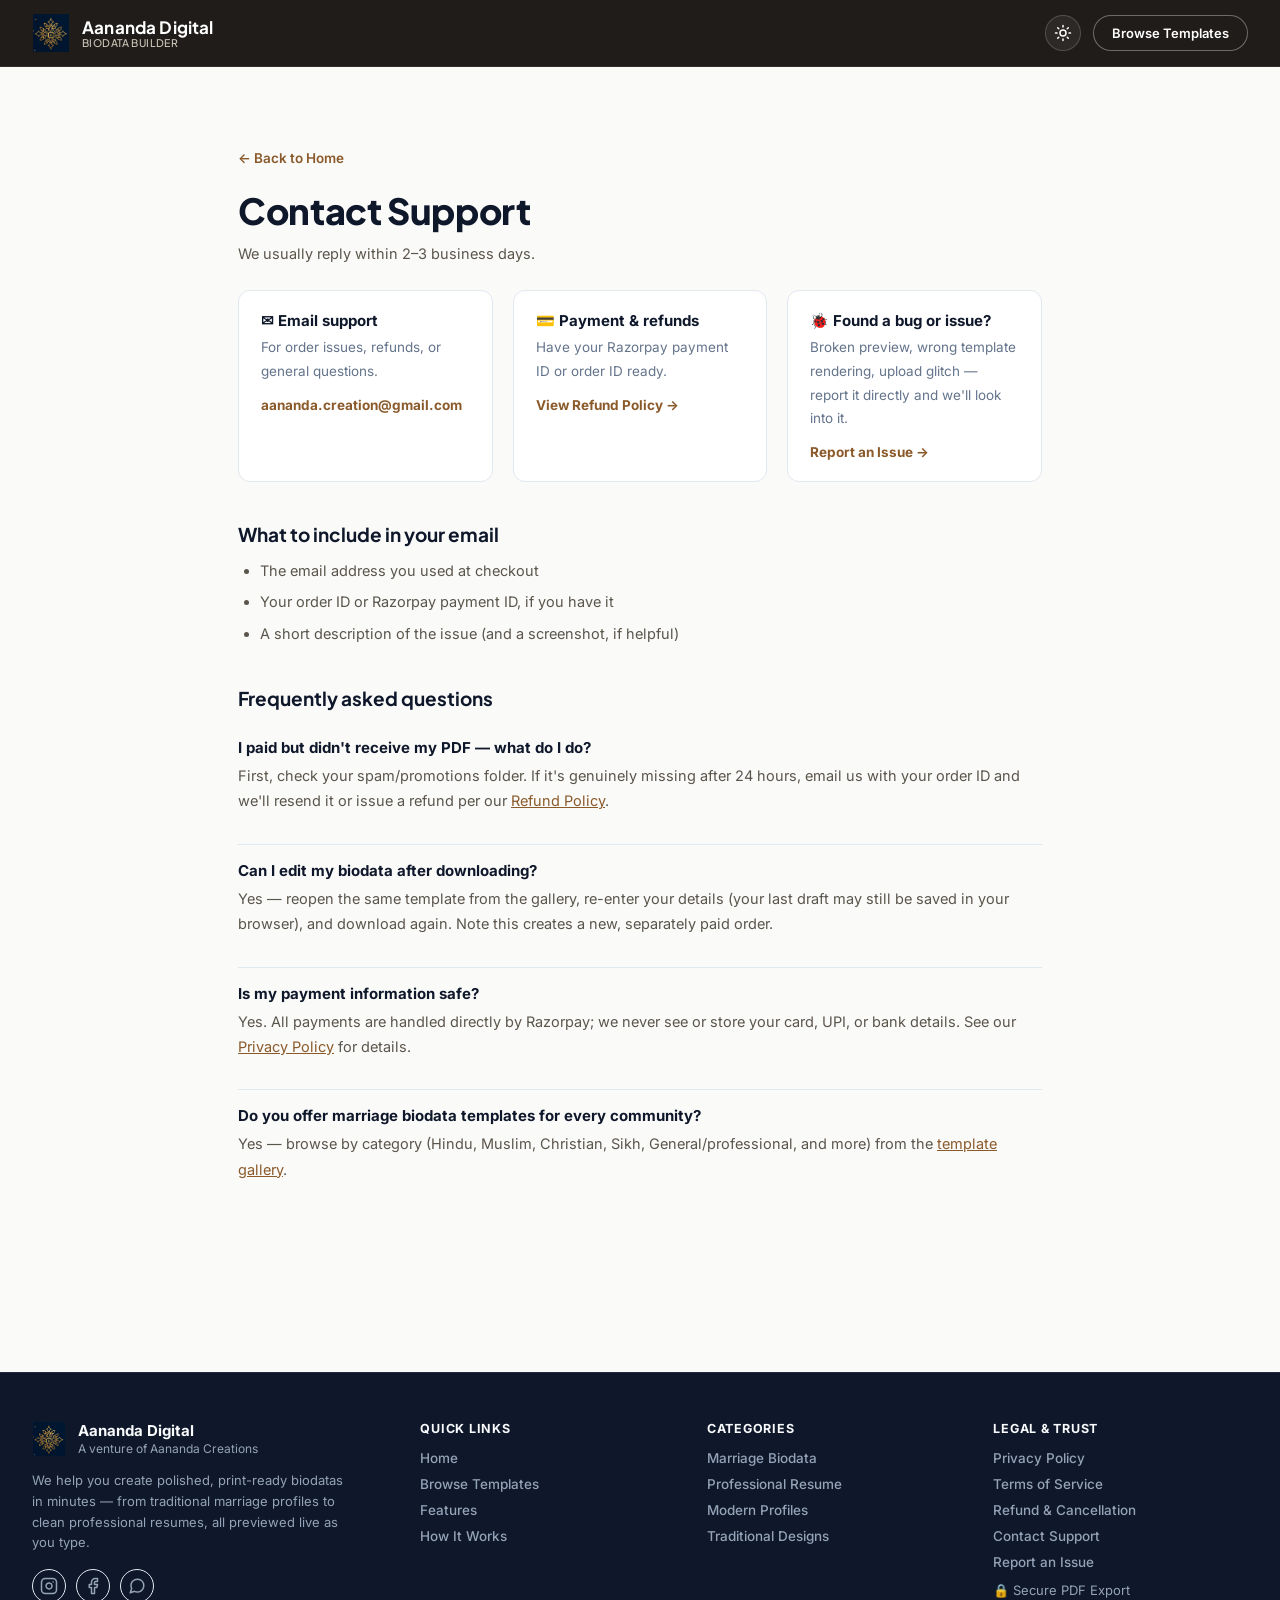
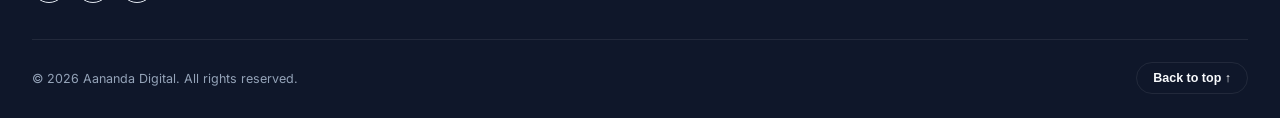
<file: frontend/legal/contact.html>
<!DOCTYPE html>
<html lang="en">
<head>
<meta charset="UTF-8" />
<meta name="viewport" content="width=device-width, initial-scale=1.0" />
<meta name="theme-color" content="#0f172a" />
<title>Contact Support — Aananda Digital</title>
<meta name="description" content="Get help with your Aananda Digital biodata order, payments, or account." />
<link rel="preconnect" href="https://fonts.googleapis.com" />
<link rel="preconnect" href="https://fonts.gstatic.com" crossorigin />
<link href="https://fonts.googleapis.com/css2?family=Plus+Jakarta+Sans:wght@400;500;600;700;800&family=Inter:wght@400;500;600;700&display=swap" rel="stylesheet" />
<link rel="stylesheet" href="../css/01-base.css" />
<link rel="stylesheet" href="../css/02-hero.css" />
<link rel="stylesheet" href="../css/03-landing.css" />
<link rel="stylesheet" href="../css/04-builder.css" />
<link rel="stylesheet" href="../css/05-preview-extras.css" />
<link rel="stylesheet" href="../css/06-footer.css" />
<link rel="stylesheet" href="../css/07-pages-widgets.css" />
<script>
  (function () {
    try {
      var saved = localStorage.getItem("aananda-theme");
      var theme = saved || (window.matchMedia && window.matchMedia("(prefers-color-scheme: dark)").matches ? "dark" : "light");
      document.documentElement.setAttribute("data-theme", theme);
    } catch (e) {}
  })();
</script>
</head>
<body>
  <header class="app-header">
    <div class="brand">
      <img class="brand-mark" src="../assets/brand/aananda-logo-mark.png" alt="Aananda Digital" />
      <span class="brand-text">Aananda Digital<span class="brand-sub">Biodata Builder</span></span>
    </div>
    <div class="app-header-actions">
      <button type="button" id="themeToggle" class="theme-toggle" aria-label="Toggle dark mode" title="Toggle dark mode">
        <svg class="icon-sun" width="18" height="18" viewBox="0 0 24 24" fill="none" stroke="currentColor" stroke-width="2" stroke-linecap="round" stroke-linejoin="round"><circle cx="12" cy="12" r="4"/><path d="M12 2v2M12 20v2M4.93 4.93l1.41 1.41M17.66 17.66l1.41 1.41M2 12h2M20 12h2M6.34 17.66l-1.41 1.41M19.07 4.93l-1.41 1.41"/></svg>
        <svg class="icon-moon" width="18" height="18" viewBox="0 0 24 24" fill="none" stroke="currentColor" stroke-width="2" stroke-linecap="round" stroke-linejoin="round"><path d="M21 12.79A9 9 0 1 1 11.21 3 7 7 0 0 0 21 12.79z"/></svg>
      </button>
      <a href="../index.html#galleryGrid" class="btn btn-header-cta">Browse Templates</a>
    </div>
  </header>

  <main class="container">
    <article class="legal-page">
      <a href="../index.html" class="legal-back">&larr; Back to Home</a>
      <h1>Contact Support</h1>
      <p class="legal-updated">We usually reply within 2–3 business days.</p>

      <div class="contact-grid">
        <div class="contact-card">
          <h3>&#9993; Email support</h3>
          <p>For order issues, refunds, or general questions.</p>
          <a class="contact-link" href="mailto:aananda.creation@gmail.com">aananda.creation@gmail.com</a>
        </div>
        <div class="contact-card">
          <h3>&#128179; Payment &amp; refunds</h3>
          <p>Have your Razorpay payment ID or order ID ready.</p>
          <a class="contact-link" href="./refund-policy.html">View Refund Policy &rarr;</a>
        </div>
        <div class="contact-card">
          <h3>&#128030; Found a bug or issue?</h3>
          <p>Broken preview, wrong template rendering, upload glitch — report it directly and we'll look into it.</p>
          <button type="button" class="contact-link report-issue-link">Report an Issue &rarr;</button>
        </div>
      </div>

      <h2>What to include in your email</h2>
      <ul>
        <li>The email address you used at checkout</li>
        <li>Your order ID or Razorpay payment ID, if you have it</li>
        <li>A short description of the issue (and a screenshot, if helpful)</li>
      </ul>

      <h2>Frequently asked questions</h2>
      <div class="faq-item">
        <h3>I paid but didn't receive my PDF — what do I do?</h3>
        <p>First, check your spam/promotions folder. If it's genuinely missing after 24 hours, email us with your order ID and we'll resend it or issue a refund per our <a href="./refund-policy.html">Refund Policy</a>.</p>
      </div>
      <div class="faq-item">
        <h3>Can I edit my biodata after downloading?</h3>
        <p>Yes — reopen the same template from the gallery, re-enter your details (your last draft may still be saved in your browser), and download again. Note this creates a new, separately paid order.</p>
      </div>
      <div class="faq-item">
        <h3>Is my payment information safe?</h3>
        <p>Yes. All payments are handled directly by Razorpay; we never see or store your card, UPI, or bank details. See our <a href="./privacy-policy.html">Privacy Policy</a> for details.</p>
      </div>
      <div class="faq-item">
        <h3>Do you offer marriage biodata templates for every community?</h3>
        <p>Yes — browse by category (Hindu, Muslim, Christian, Sikh, General/professional, and more) from the <a href="../index.html#galleryGrid">template gallery</a>.</p>
      </div>
    </article>
  </main>

  <footer class="app-footer">
    <div class="app-footer-inner">
      <div class="app-footer-grid">
        <div class="app-footer-col app-footer-brand-col">
          <div class="app-footer-brand">
            <img src="../assets/brand/aananda-logo-mark.png" alt="Aananda Digital" class="app-footer-mark" />
            <div>
              <div class="app-footer-name">Aananda Digital</div>
              <div class="app-footer-tag">A venture of Aananda Creations</div>
            </div>
          </div>
          <p class="app-footer-blurb">
            We help you create polished, print-ready biodatas in minutes — from traditional
            marriage profiles to clean professional resumes, all previewed live as you type.
          </p>
          <div class="app-footer-social">
            <a href="https://www.instagram.com/aananda.creation" target="_blank" rel="noopener noreferrer" aria-label="Instagram">
              <svg width="18" height="18" viewBox="0 0 24 24" fill="none" stroke="currentColor" stroke-width="2" stroke-linecap="round" stroke-linejoin="round"><rect x="2" y="2" width="20" height="20" rx="5"/><path d="M16 11.37A4 4 0 1 1 12.63 8 4 4 0 0 1 16 11.37z"/><line x1="17.5" y1="6.5" x2="17.51" y2="6.5"/></svg>
            </a>
            <a href="https://www.facebook.com/share/1BmwPWZJt9/" target="_blank" rel="noopener noreferrer" aria-label="Facebook">
              <svg width="18" height="18" viewBox="0 0 24 24" fill="none" stroke="currentColor" stroke-width="2" stroke-linecap="round" stroke-linejoin="round"><path d="M18 2h-3a5 5 0 0 0-5 5v3H7v4h3v8h4v-8h3l1-4h-4V7a1 1 0 0 1 1-1h3z"/></svg>
            </a>
            <a href="https://wa.me/919076850508" target="_blank" rel="noopener noreferrer" aria-label="WhatsApp">
              <svg width="18" height="18" viewBox="0 0 24 24" fill="none" stroke="currentColor" stroke-width="2" stroke-linecap="round" stroke-linejoin="round"><path d="M21 11.5a8.38 8.38 0 0 1-.9 3.8 8.5 8.5 0 0 1-7.6 4.7 8.38 8.38 0 0 1-3.8-.9L3 21l1.9-5.7a8.38 8.38 0 0 1-.9-3.8 8.5 8.5 0 0 1 4.7-7.6 8.38 8.38 0 0 1 3.8-.9h.5a8.48 8.48 0 0 1 8 8v.5z"/></svg>
            </a>
          </div>
        </div>

        <div class="app-footer-col">
          <h4 class="app-footer-heading">Quick Links</h4>
          <a href="../index.html">Home</a>
          <a href="../index.html#galleryGrid">Browse Templates</a>
          <a href="../index.html#features">Features</a>
          <a href="../index.html#how-it-works">How It Works</a>
        </div>

        <div class="app-footer-col">
          <h4 class="app-footer-heading">Categories</h4>
          <a href="../index.html?cat=Marriage#galleryGrid">Marriage Biodata</a>
          <a href="../index.html?cat=General#galleryGrid">Professional Resume</a>
          <a href="../index.html?cat=General#galleryGrid">Modern Profiles</a>
          <a href="../index.html?cat=Marriage#galleryGrid">Traditional Designs</a>
        </div>

        <div class="app-footer-col">
          <h4 class="app-footer-heading">Legal &amp; Trust</h4>
          <a href="./privacy-policy.html">Privacy Policy</a>
          <a href="./terms-of-service.html">Terms of Service</a>
          <a href="./refund-policy.html">Refund &amp; Cancellation</a>
          <a href="./contact.html">Contact Support</a>
          <button type="button" class="footer-link-btn report-issue-link">Report an Issue</button>
          <span class="app-footer-trust">&#128274; Secure PDF Export</span>
        </div>
      </div>

      <div class="app-footer-bottom">
        <div class="app-footer-copy">&copy; <span id="footerYear"></span> Aananda Digital. All rights reserved.</div>
        <button type="button" id="backToTop" class="app-footer-top-btn">Back to top &uarr;</button>
      </div>
    </div>
  </footer>

  <script type="module">
    import { initThemeToggle, initBackToTop, initFooterYear } from "../src/core/theme.js";
    import { initReportIssueModal } from "../src/modals/report-issue.js";
    initThemeToggle();
    initBackToTop();
    initFooterYear();
    initReportIssueModal();
  </script>
</body>
</html>
</file>
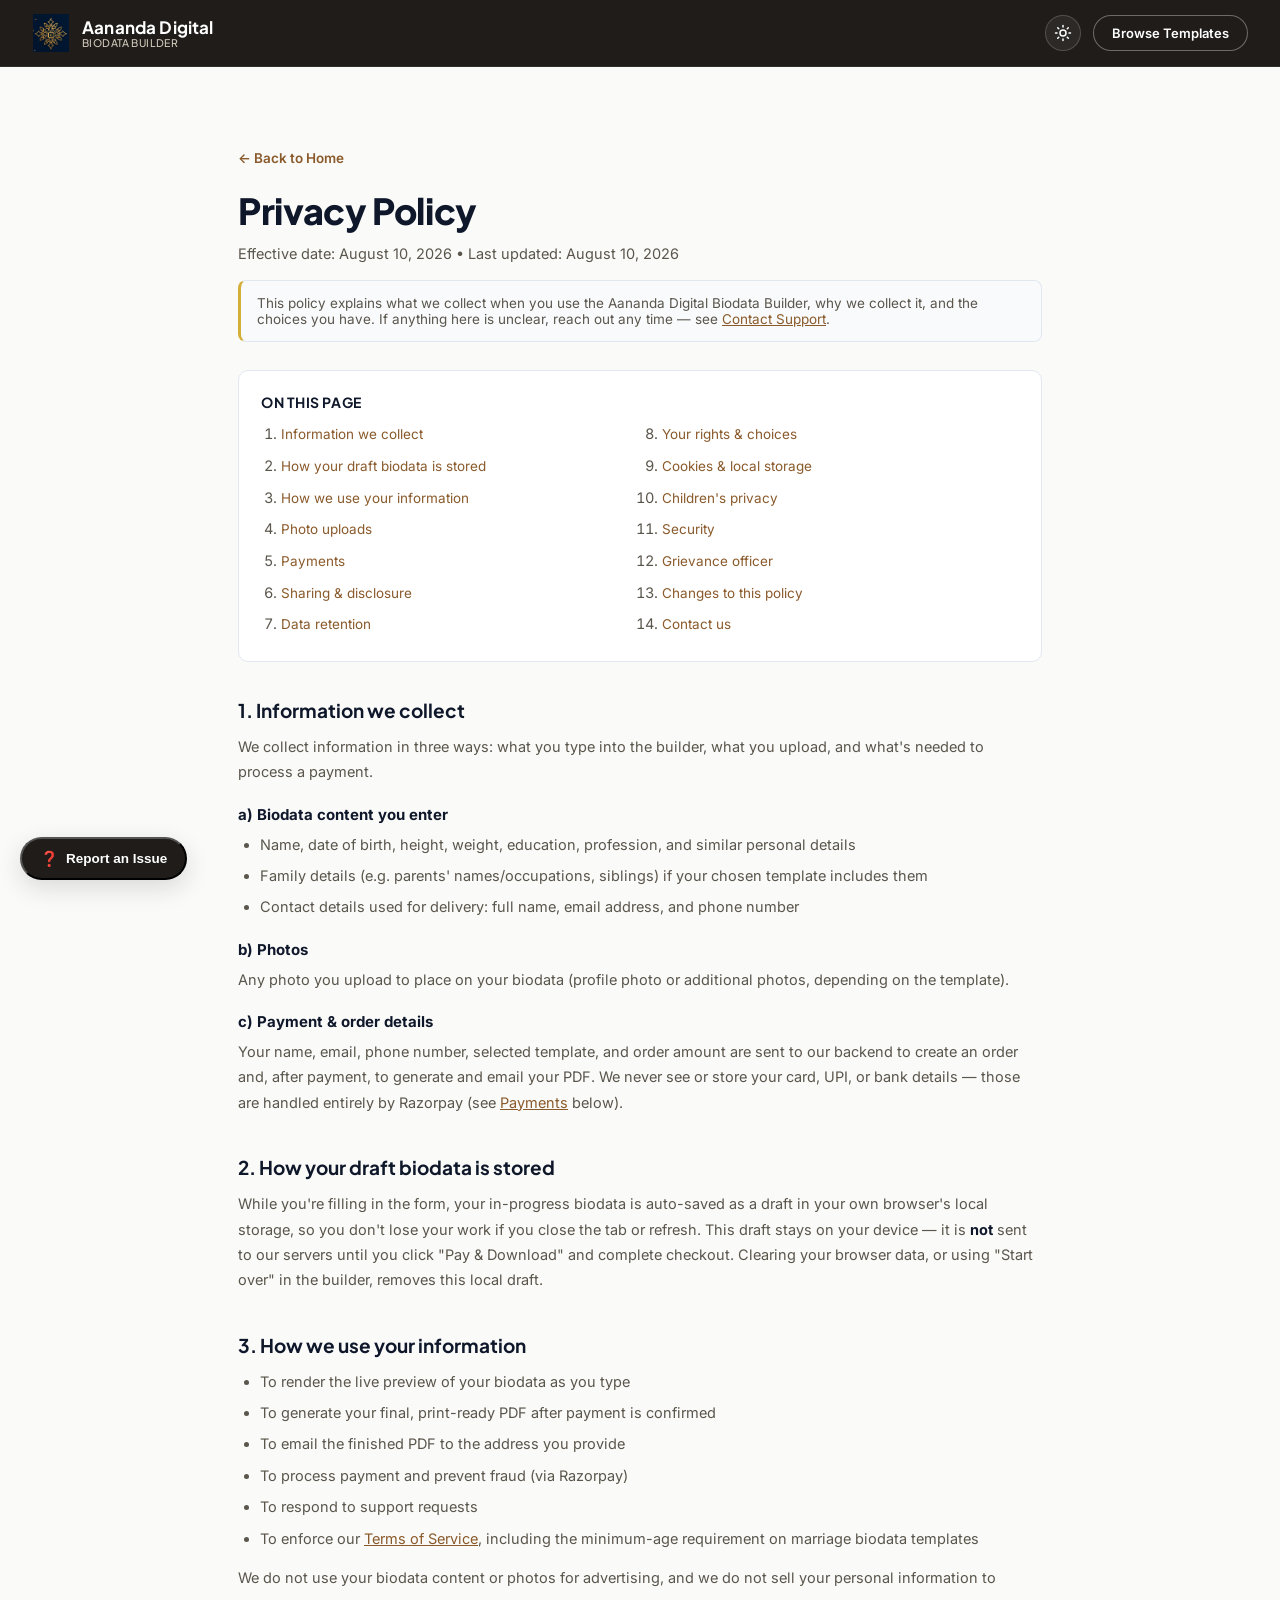
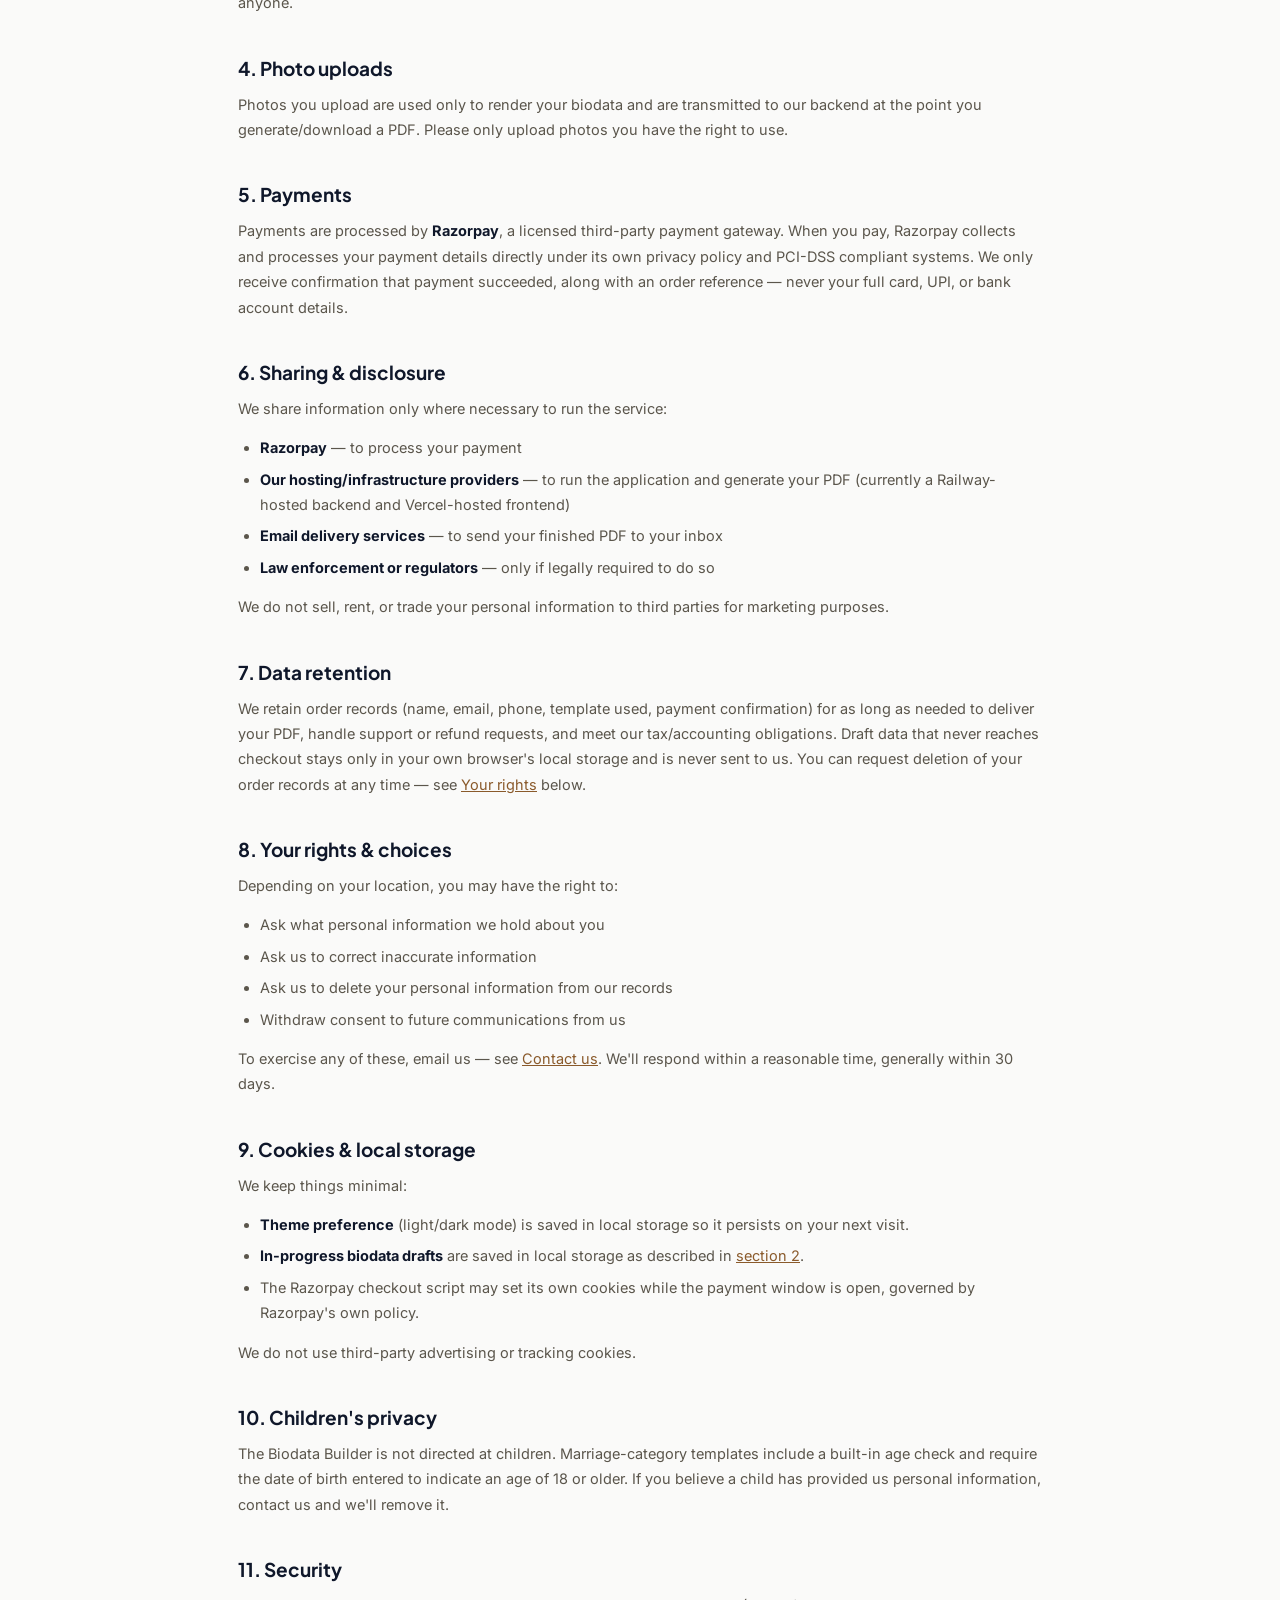
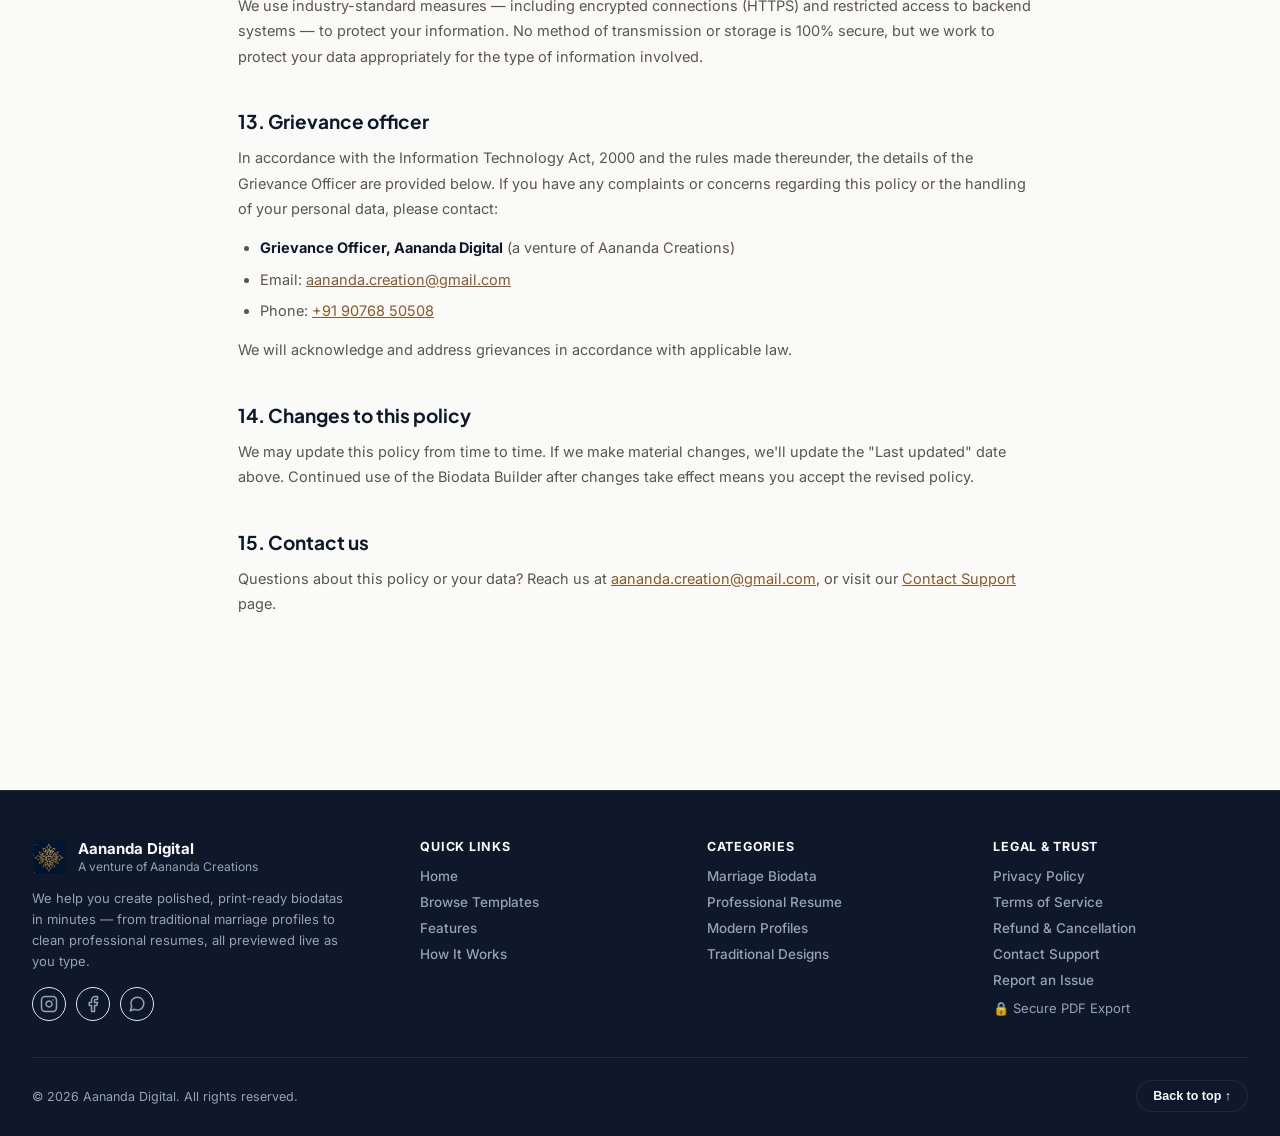
<file: frontend/legal/privacy-policy.html>
<!DOCTYPE html>
<html lang="en">
<head>
<meta charset="UTF-8" />
<meta name="viewport" content="width=device-width, initial-scale=1.0" />
<meta name="theme-color" content="#0f172a" />
<title>Privacy Policy — Aananda Digital</title>
<meta name="description" content="How Aananda Digital collects, uses, and protects your information when you use the Biodata Builder." />
<link rel="preconnect" href="https://fonts.googleapis.com" />
<link rel="preconnect" href="https://fonts.gstatic.com" crossorigin />
<link href="https://fonts.googleapis.com/css2?family=Plus+Jakarta+Sans:wght@400;500;600;700;800&family=Inter:wght@400;500;600;700&display=swap" rel="stylesheet" />
<link rel="stylesheet" href="../css/01-base.css" />
<link rel="stylesheet" href="../css/02-hero.css" />
<link rel="stylesheet" href="../css/03-landing.css" />
<link rel="stylesheet" href="../css/04-builder.css" />
<link rel="stylesheet" href="../css/05-preview-extras.css" />
<link rel="stylesheet" href="../css/06-footer.css" />
<link rel="stylesheet" href="../css/07-pages-widgets.css" />
<script>
  (function () {
    try {
      var saved = localStorage.getItem("aananda-theme");
      var theme = saved || (window.matchMedia && window.matchMedia("(prefers-color-scheme: dark)").matches ? "dark" : "light");
      document.documentElement.setAttribute("data-theme", theme);
    } catch (e) {}
  })();
</script>
</head>
<body>
  <header class="app-header">
    <div class="brand">
      <img class="brand-mark" src="../assets/brand/aananda-logo-mark.png" alt="Aananda Digital" />
      <span class="brand-text">Aananda Digital<span class="brand-sub">Biodata Builder</span></span>
    </div>
    <div class="app-header-actions">
      <button type="button" id="themeToggle" class="theme-toggle" aria-label="Toggle dark mode" title="Toggle dark mode">
        <svg class="icon-sun" width="18" height="18" viewBox="0 0 24 24" fill="none" stroke="currentColor" stroke-width="2" stroke-linecap="round" stroke-linejoin="round"><circle cx="12" cy="12" r="4"/><path d="M12 2v2M12 20v2M4.93 4.93l1.41 1.41M17.66 17.66l1.41 1.41M2 12h2M20 12h2M6.34 17.66l-1.41 1.41M19.07 4.93l-1.41 1.41"/></svg>
        <svg class="icon-moon" width="18" height="18" viewBox="0 0 24 24" fill="none" stroke="currentColor" stroke-width="2" stroke-linecap="round" stroke-linejoin="round"><path d="M21 12.79A9 9 0 1 1 11.21 3 7 7 0 0 0 21 12.79z"/></svg>
      </button>
      <a href="../index.html#galleryGrid" class="btn btn-header-cta">Browse Templates</a>
    </div>
  </header>

  <main class="container">
    <article class="legal-page">
      <a href="../index.html" class="legal-back">&larr; Back to Home</a>
      <h1>Privacy Policy</h1>
      <p class="legal-updated">Effective date: August 10, 2026 &bull; Last updated: August 10, 2026</p>

      <div class="legal-note">
        This policy explains what we collect when you use the Aananda Digital Biodata Builder, why we
        collect it, and the choices you have. If anything here is unclear, reach out any time — see
        <a href="./contact.html">Contact Support</a>.
      </div>

      <nav class="legal-toc" aria-label="Table of contents">
        <h2>On this page</h2>
        <ol>
          <li><a href="#information-we-collect">Information we collect</a></li>
          <li><a href="#draft-storage">How your draft biodata is stored</a></li>
          <li><a href="#how-we-use">How we use your information</a></li>
          <li><a href="#photos">Photo uploads</a></li>
          <li><a href="#payments">Payments</a></li>
          <li><a href="#sharing">Sharing &amp; disclosure</a></li>
          <li><a href="#retention">Data retention</a></li>
          <li><a href="#rights">Your rights &amp; choices</a></li>
          <li><a href="#cookies">Cookies &amp; local storage</a></li>
          <li><a href="#children">Children's privacy</a></li>
          <li><a href="#security">Security</a></li>
          <li><a href="#grievance">Grievance officer</a></li>
          <li><a href="#changes">Changes to this policy</a></li>
          <li><a href="#contact">Contact us</a></li>
        </ol>
      </nav>

      <h2 id="information-we-collect">1. Information we collect</h2>
      <p>We collect information in three ways: what you type into the builder, what you upload, and what's needed to process a payment.</p>
      <h3>a) Biodata content you enter</h3>
      <ul>
        <li>Name, date of birth, height, weight, education, profession, and similar personal details</li>
        <li>Family details (e.g. parents' names/occupations, siblings) if your chosen template includes them</li>
        <li>Contact details used for delivery: full name, email address, and phone number</li>
      </ul>
      <h3>b) Photos</h3>
      <p>Any photo you upload to place on your biodata (profile photo or additional photos, depending on the template).</p>
      <h3>c) Payment &amp; order details</h3>
      <p>Your name, email, phone number, selected template, and order amount are sent to our backend to create an order and, after payment, to generate and email your PDF. We never see or store your card, UPI, or bank details — those are handled entirely by Razorpay (see <a href="#payments">Payments</a> below).</p>

      <h2 id="draft-storage">2. How your draft biodata is stored</h2>
      <p>While you're filling in the form, your in-progress biodata is auto-saved as a draft in your own browser's local storage, so you don't lose your work if you close the tab or refresh. This draft stays on your device — it is <strong>not</strong> sent to our servers until you click "Pay &amp; Download" and complete checkout. Clearing your browser data, or using "Start over" in the builder, removes this local draft.</p>

      <h2 id="how-we-use">3. How we use your information</h2>
      <ul>
        <li>To render the live preview of your biodata as you type</li>
        <li>To generate your final, print-ready PDF after payment is confirmed</li>
        <li>To email the finished PDF to the address you provide</li>
        <li>To process payment and prevent fraud (via Razorpay)</li>
        <li>To respond to support requests</li>
        <li>To enforce our <a href="./terms-of-service.html">Terms of Service</a>, including the minimum-age requirement on marriage biodata templates</li>
      </ul>
      <p>We do not use your biodata content or photos for advertising, and we do not sell your personal information to anyone.</p>

      <h2 id="photos">4. Photo uploads</h2>
      <p>Photos you upload are used only to render your biodata and are transmitted to our backend at the point you generate/download a PDF. Please only upload photos you have the right to use.</p>

      <h2 id="payments">5. Payments</h2>
      <p>Payments are processed by <strong>Razorpay</strong>, a licensed third-party payment gateway. When you pay, Razorpay collects and processes your payment details directly under its own privacy policy and PCI-DSS compliant systems. We only receive confirmation that payment succeeded, along with an order reference — never your full card, UPI, or bank account details.</p>

      <h2 id="sharing">6. Sharing &amp; disclosure</h2>
      <p>We share information only where necessary to run the service:</p>
      <ul>
        <li><strong>Razorpay</strong> — to process your payment</li>
        <li><strong>Our hosting/infrastructure providers</strong> — to run the application and generate your PDF (currently a Railway-hosted backend and Vercel-hosted frontend)</li>
        <li><strong>Email delivery services</strong> — to send your finished PDF to your inbox</li>
        <li><strong>Law enforcement or regulators</strong> — only if legally required to do so</li>
      </ul>
      <p>We do not sell, rent, or trade your personal information to third parties for marketing purposes.</p>

      <h2 id="retention">7. Data retention</h2>
      <p>We retain order records (name, email, phone, template used, payment confirmation) for as long as needed to deliver your PDF, handle support or refund requests, and meet our tax/accounting obligations. Draft data that never reaches checkout stays only in your own browser's local storage and is never sent to us. You can request deletion of your order records at any time — see <a href="#rights">Your rights</a> below.</p>

      <h2 id="rights">8. Your rights &amp; choices</h2>
      <p>Depending on your location, you may have the right to:</p>
      <ul>
        <li>Ask what personal information we hold about you</li>
        <li>Ask us to correct inaccurate information</li>
        <li>Ask us to delete your personal information from our records</li>
        <li>Withdraw consent to future communications from us</li>
      </ul>
      <p>To exercise any of these, email us — see <a href="#contact">Contact us</a>. We'll respond within a reasonable time, generally within 30 days.</p>

      <h2 id="cookies">9. Cookies &amp; local storage</h2>
      <p>We keep things minimal:</p>
      <ul>
        <li><strong>Theme preference</strong> (light/dark mode) is saved in local storage so it persists on your next visit.</li>
        <li><strong>In-progress biodata drafts</strong> are saved in local storage as described in <a href="#draft-storage">section 2</a>.</li>
        <li>The Razorpay checkout script may set its own cookies while the payment window is open, governed by Razorpay's own policy.</li>
      </ul>
      <p>We do not use third-party advertising or tracking cookies.</p>

      <h2 id="children">10. Children's privacy</h2>
      <p>The Biodata Builder is not directed at children. Marriage-category templates include a built-in age check and require the date of birth entered to indicate an age of 18 or older. If you believe a child has provided us personal information, contact us and we'll remove it.</p>

      <h2 id="security">11. Security</h2>
      <p>We use industry-standard measures — including encrypted connections (HTTPS) and restricted access to backend systems — to protect your information. No method of transmission or storage is 100% secure, but we work to protect your data appropriately for the type of information involved.</p>

      <h2 id="grievance">13. Grievance officer</h2>
      <p>In accordance with the Information Technology Act, 2000 and the rules made thereunder, the details of the Grievance Officer are provided below. If you have any complaints or concerns regarding this policy or the handling of your personal data, please contact:</p>
      <ul>
        <li><strong>Grievance Officer, Aananda Digital</strong> (a venture of Aananda Creations)</li>
        <li>Email: <a href="mailto:aananda.creation@gmail.com">aananda.creation@gmail.com</a></li>
        <li>Phone: <a href="tel:+919076850508">+91 90768 50508</a></li>
      </ul>
      <p>We will acknowledge and address grievances in accordance with applicable law.</p>

      <h2 id="changes">14. Changes to this policy</h2>
      <p>We may update this policy from time to time. If we make material changes, we'll update the "Last updated" date above. Continued use of the Biodata Builder after changes take effect means you accept the revised policy.</p>

      <h2 id="contact">15. Contact us</h2>
      <p>Questions about this policy or your data? Reach us at <a href="mailto:aananda.creation@gmail.com">aananda.creation@gmail.com</a>, or visit our <a href="./contact.html">Contact Support</a> page.</p>
    </article>
  </main>

  <footer class="app-footer">
    <div class="app-footer-inner">
      <div class="app-footer-grid">
        <div class="app-footer-col app-footer-brand-col">
          <div class="app-footer-brand">
            <img src="../assets/brand/aananda-logo-mark.png" alt="Aananda Digital" class="app-footer-mark" />
            <div>
              <div class="app-footer-name">Aananda Digital</div>
              <div class="app-footer-tag">A venture of Aananda Creations</div>
            </div>
          </div>
          <p class="app-footer-blurb">
            We help you create polished, print-ready biodatas in minutes — from traditional
            marriage profiles to clean professional resumes, all previewed live as you type.
          </p>
          <div class="app-footer-social">
            <a href="https://www.instagram.com/aananda.creation" target="_blank" rel="noopener noreferrer" aria-label="Instagram">
              <svg width="18" height="18" viewBox="0 0 24 24" fill="none" stroke="currentColor" stroke-width="2" stroke-linecap="round" stroke-linejoin="round"><rect x="2" y="2" width="20" height="20" rx="5"/><path d="M16 11.37A4 4 0 1 1 12.63 8 4 4 0 0 1 16 11.37z"/><line x1="17.5" y1="6.5" x2="17.51" y2="6.5"/></svg>
            </a>
            <a href="https://www.facebook.com/share/1BmwPWZJt9/" target="_blank" rel="noopener noreferrer" aria-label="Facebook">
              <svg width="18" height="18" viewBox="0 0 24 24" fill="none" stroke="currentColor" stroke-width="2" stroke-linecap="round" stroke-linejoin="round"><path d="M18 2h-3a5 5 0 0 0-5 5v3H7v4h3v8h4v-8h3l1-4h-4V7a1 1 0 0 1 1-1h3z"/></svg>
            </a>
            <a href="https://wa.me/919076850508" target="_blank" rel="noopener noreferrer" aria-label="WhatsApp">
              <svg width="18" height="18" viewBox="0 0 24 24" fill="none" stroke="currentColor" stroke-width="2" stroke-linecap="round" stroke-linejoin="round"><path d="M21 11.5a8.38 8.38 0 0 1-.9 3.8 8.5 8.5 0 0 1-7.6 4.7 8.38 8.38 0 0 1-3.8-.9L3 21l1.9-5.7a8.38 8.38 0 0 1-.9-3.8 8.5 8.5 0 0 1 4.7-7.6 8.38 8.38 0 0 1 3.8-.9h.5a8.48 8.48 0 0 1 8 8v.5z"/></svg>
            </a>
          </div>
        </div>

        <div class="app-footer-col">
          <h4 class="app-footer-heading">Quick Links</h4>
          <a href="../index.html">Home</a>
          <a href="../index.html#galleryGrid">Browse Templates</a>
          <a href="../index.html#features">Features</a>
          <a href="../index.html#how-it-works">How It Works</a>
        </div>

        <div class="app-footer-col">
          <h4 class="app-footer-heading">Categories</h4>
          <a href="../index.html?cat=Marriage#galleryGrid">Marriage Biodata</a>
          <a href="../index.html?cat=General#galleryGrid">Professional Resume</a>
          <a href="../index.html?cat=General#galleryGrid">Modern Profiles</a>
          <a href="../index.html?cat=Marriage#galleryGrid">Traditional Designs</a>
        </div>

        <div class="app-footer-col">
          <h4 class="app-footer-heading">Legal &amp; Trust</h4>
          <a href="./privacy-policy.html">Privacy Policy</a>
          <a href="./terms-of-service.html">Terms of Service</a>
          <a href="./refund-policy.html">Refund &amp; Cancellation</a>
          <a href="./contact.html">Contact Support</a>
          <button type="button" class="footer-link-btn report-issue-link">Report an Issue</button>
          <span class="app-footer-trust">&#128274; Secure PDF Export</span>
        </div>
      </div>

      <div class="app-footer-bottom">
        <div class="app-footer-copy">&copy; <span id="footerYear"></span> Aananda Digital. All rights reserved.</div>
        <button type="button" id="backToTop" class="app-footer-top-btn">Back to top &uarr;</button>
      </div>
    </div>
  </footer>

  <script type="module">
    import { initThemeToggle, initBackToTop, initFooterYear } from "../src/core/theme.js";
    import { initReportIssueModal } from "../src/modals/report-issue.js";
    initThemeToggle();
    initBackToTop();
    initFooterYear();
    initReportIssueModal();
  </script>

  <button type="button" class="floating-help-btn report-issue-link-confirm" aria-label="Report an issue">
    <span class="floating-help-icon">&#10067;</span><span class="floating-help-label">Report an Issue</span>
  </button>
</body>
</html>
</file>
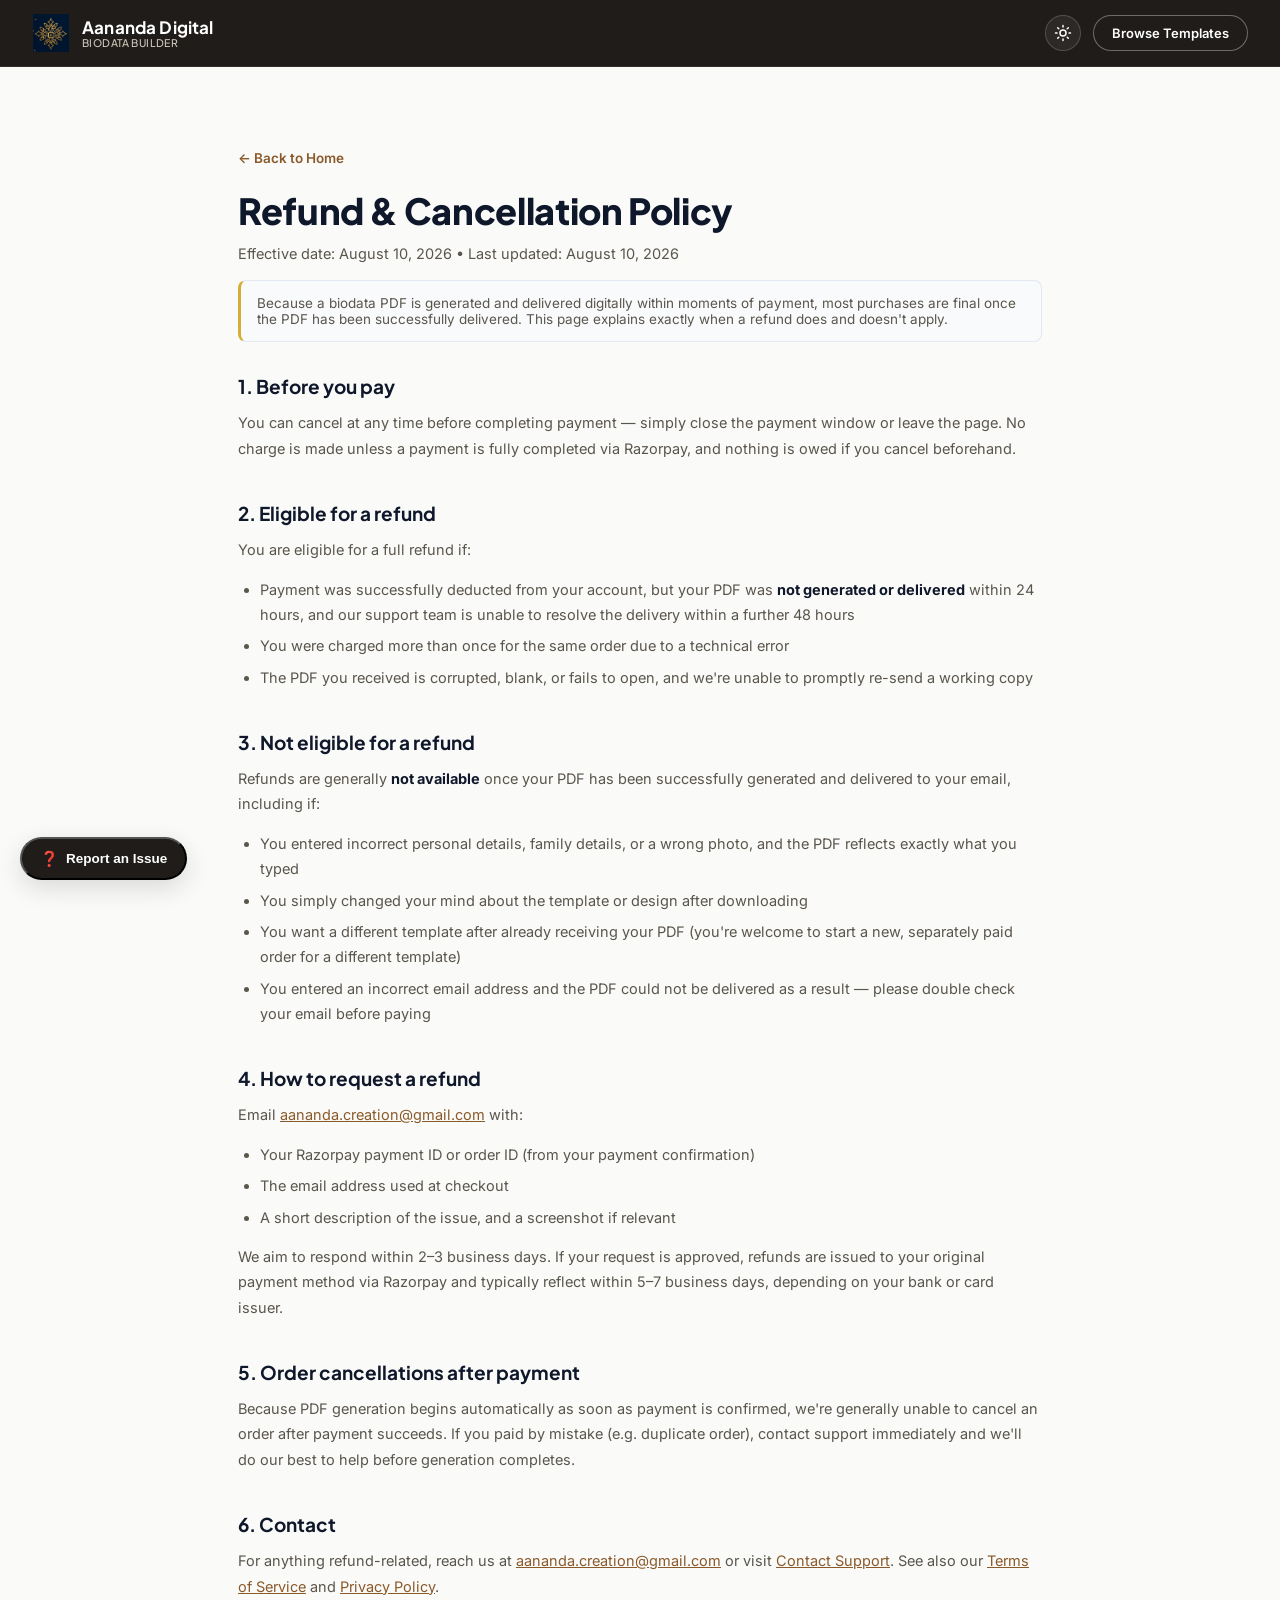
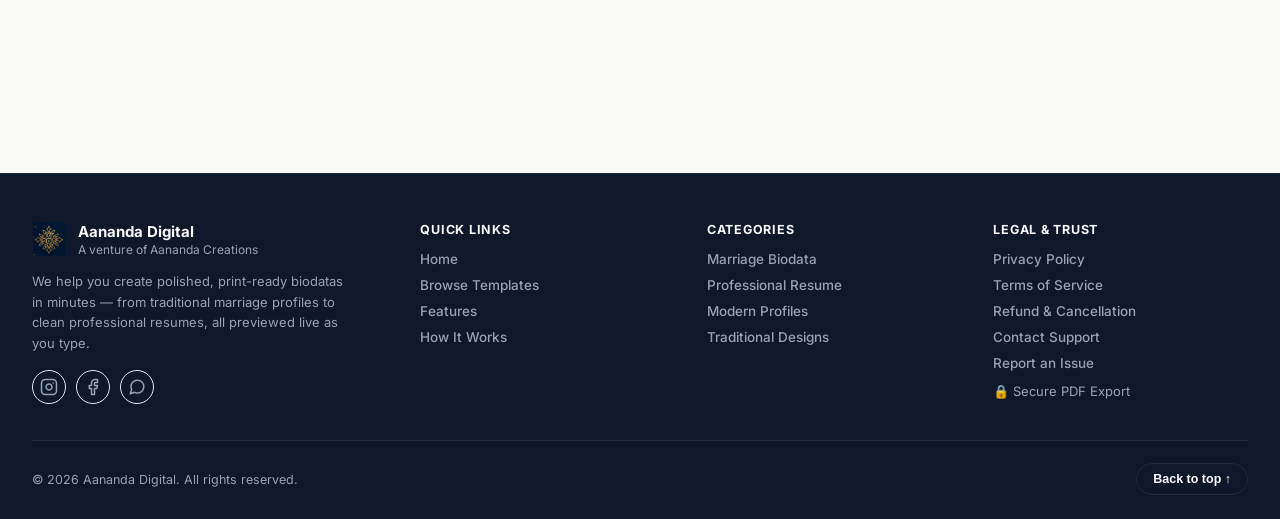
<file: frontend/legal/refund-policy.html>
<!DOCTYPE html>
<html lang="en">
<head>
<meta charset="UTF-8" />
<meta name="viewport" content="width=device-width, initial-scale=1.0" />
<meta name="theme-color" content="#0f172a" />
<title>Refund &amp; Cancellation Policy — Aananda Digital</title>
<meta name="description" content="When you're eligible for a refund on the Aananda Digital Biodata Builder, and how to request one." />
<link rel="preconnect" href="https://fonts.googleapis.com" />
<link rel="preconnect" href="https://fonts.gstatic.com" crossorigin />
<link href="https://fonts.googleapis.com/css2?family=Plus+Jakarta+Sans:wght@400;500;600;700;800&family=Inter:wght@400;500;600;700&display=swap" rel="stylesheet" />
<link rel="stylesheet" href="../css/01-base.css" />
<link rel="stylesheet" href="../css/02-hero.css" />
<link rel="stylesheet" href="../css/03-landing.css" />
<link rel="stylesheet" href="../css/04-builder.css" />
<link rel="stylesheet" href="../css/05-preview-extras.css" />
<link rel="stylesheet" href="../css/06-footer.css" />
<link rel="stylesheet" href="../css/07-pages-widgets.css" />
<script>
  (function () {
    try {
      var saved = localStorage.getItem("aananda-theme");
      var theme = saved || (window.matchMedia && window.matchMedia("(prefers-color-scheme: dark)").matches ? "dark" : "light");
      document.documentElement.setAttribute("data-theme", theme);
    } catch (e) {}
  })();
</script>
</head>
<body>
  <header class="app-header">
    <div class="brand">
      <img class="brand-mark" src="../assets/brand/aananda-logo-mark.png" alt="Aananda Digital" />
      <span class="brand-text">Aananda Digital<span class="brand-sub">Biodata Builder</span></span>
    </div>
    <div class="app-header-actions">
      <button type="button" id="themeToggle" class="theme-toggle" aria-label="Toggle dark mode" title="Toggle dark mode">
        <svg class="icon-sun" width="18" height="18" viewBox="0 0 24 24" fill="none" stroke="currentColor" stroke-width="2" stroke-linecap="round" stroke-linejoin="round"><circle cx="12" cy="12" r="4"/><path d="M12 2v2M12 20v2M4.93 4.93l1.41 1.41M17.66 17.66l1.41 1.41M2 12h2M20 12h2M6.34 17.66l-1.41 1.41M19.07 4.93l-1.41 1.41"/></svg>
        <svg class="icon-moon" width="18" height="18" viewBox="0 0 24 24" fill="none" stroke="currentColor" stroke-width="2" stroke-linecap="round" stroke-linejoin="round"><path d="M21 12.79A9 9 0 1 1 11.21 3 7 7 0 0 0 21 12.79z"/></svg>
      </button>
      <a href="../index.html#galleryGrid" class="btn btn-header-cta">Browse Templates</a>
    </div>
  </header>

  <main class="container">
    <article class="legal-page">
      <a href="../index.html" class="legal-back">&larr; Back to Home</a>
      <h1>Refund &amp; Cancellation Policy</h1>
      <p class="legal-updated">Effective date: August 10, 2026 &bull; Last updated: August 10, 2026</p>

      <div class="legal-note">
        Because a biodata PDF is generated and delivered digitally within moments of payment, most
        purchases are final once the PDF has been successfully delivered. This page explains exactly
        when a refund does and doesn't apply.
      </div>

      <h2>1. Before you pay</h2>
      <p>You can cancel at any time before completing payment — simply close the payment window or leave the page. No charge is made unless a payment is fully completed via Razorpay, and nothing is owed if you cancel beforehand.</p>

      <h2>2. Eligible for a refund</h2>
      <p>You are eligible for a full refund if:</p>
      <ul>
        <li>Payment was successfully deducted from your account, but your PDF was <strong>not generated or delivered</strong> within 24 hours, and our support team is unable to resolve the delivery within a further 48 hours</li>
        <li>You were charged more than once for the same order due to a technical error</li>
        <li>The PDF you received is corrupted, blank, or fails to open, and we're unable to promptly re-send a working copy</li>
      </ul>

      <h2>3. Not eligible for a refund</h2>
      <p>Refunds are generally <strong>not available</strong> once your PDF has been successfully generated and delivered to your email, including if:</p>
      <ul>
        <li>You entered incorrect personal details, family details, or a wrong photo, and the PDF reflects exactly what you typed</li>
        <li>You simply changed your mind about the template or design after downloading</li>
        <li>You want a different template after already receiving your PDF (you're welcome to start a new, separately paid order for a different template)</li>
        <li>You entered an incorrect email address and the PDF could not be delivered as a result — please double check your email before paying</li>
      </ul>

      <h2>4. How to request a refund</h2>
      <p>Email <a href="mailto:aananda.creation@gmail.com">aananda.creation@gmail.com</a> with:</p>
      <ul>
        <li>Your Razorpay payment ID or order ID (from your payment confirmation)</li>
        <li>The email address used at checkout</li>
        <li>A short description of the issue, and a screenshot if relevant</li>
      </ul>
      <p>We aim to respond within 2–3 business days. If your request is approved, refunds are issued to your original payment method via Razorpay and typically reflect within 5–7 business days, depending on your bank or card issuer.</p>

      <h2>5. Order cancellations after payment</h2>
      <p>Because PDF generation begins automatically as soon as payment is confirmed, we're generally unable to cancel an order after payment succeeds. If you paid by mistake (e.g. duplicate order), contact support immediately and we'll do our best to help before generation completes.</p>

      <h2>6. Contact</h2>
      <p>For anything refund-related, reach us at <a href="mailto:aananda.creation@gmail.com">aananda.creation@gmail.com</a> or visit <a href="./contact.html">Contact Support</a>. See also our <a href="./terms-of-service.html">Terms of Service</a> and <a href="./privacy-policy.html">Privacy Policy</a>.</p>
    </article>
  </main>

  <footer class="app-footer">
    <div class="app-footer-inner">
      <div class="app-footer-grid">
        <div class="app-footer-col app-footer-brand-col">
          <div class="app-footer-brand">
            <img src="../assets/brand/aananda-logo-mark.png" alt="Aananda Digital" class="app-footer-mark" />
            <div>
              <div class="app-footer-name">Aananda Digital</div>
              <div class="app-footer-tag">A venture of Aananda Creations</div>
            </div>
          </div>
          <p class="app-footer-blurb">
            We help you create polished, print-ready biodatas in minutes — from traditional
            marriage profiles to clean professional resumes, all previewed live as you type.
          </p>
          <div class="app-footer-social">
            <a href="https://www.instagram.com/aananda.creation" target="_blank" rel="noopener noreferrer" aria-label="Instagram">
              <svg width="18" height="18" viewBox="0 0 24 24" fill="none" stroke="currentColor" stroke-width="2" stroke-linecap="round" stroke-linejoin="round"><rect x="2" y="2" width="20" height="20" rx="5"/><path d="M16 11.37A4 4 0 1 1 12.63 8 4 4 0 0 1 16 11.37z"/><line x1="17.5" y1="6.5" x2="17.51" y2="6.5"/></svg>
            </a>
            <a href="https://www.facebook.com/share/1BmwPWZJt9/" target="_blank" rel="noopener noreferrer" aria-label="Facebook">
              <svg width="18" height="18" viewBox="0 0 24 24" fill="none" stroke="currentColor" stroke-width="2" stroke-linecap="round" stroke-linejoin="round"><path d="M18 2h-3a5 5 0 0 0-5 5v3H7v4h3v8h4v-8h3l1-4h-4V7a1 1 0 0 1 1-1h3z"/></svg>
            </a>
            <a href="https://wa.me/919076850508" target="_blank" rel="noopener noreferrer" aria-label="WhatsApp">
              <svg width="18" height="18" viewBox="0 0 24 24" fill="none" stroke="currentColor" stroke-width="2" stroke-linecap="round" stroke-linejoin="round"><path d="M21 11.5a8.38 8.38 0 0 1-.9 3.8 8.5 8.5 0 0 1-7.6 4.7 8.38 8.38 0 0 1-3.8-.9L3 21l1.9-5.7a8.38 8.38 0 0 1-.9-3.8 8.5 8.5 0 0 1 4.7-7.6 8.38 8.38 0 0 1 3.8-.9h.5a8.48 8.48 0 0 1 8 8v.5z"/></svg>
            </a>
          </div>
        </div>

        <div class="app-footer-col">
          <h4 class="app-footer-heading">Quick Links</h4>
          <a href="../index.html">Home</a>
          <a href="../index.html#galleryGrid">Browse Templates</a>
          <a href="../index.html#features">Features</a>
          <a href="../index.html#how-it-works">How It Works</a>
        </div>

        <div class="app-footer-col">
          <h4 class="app-footer-heading">Categories</h4>
          <a href="../index.html?cat=Marriage#galleryGrid">Marriage Biodata</a>
          <a href="../index.html?cat=General#galleryGrid">Professional Resume</a>
          <a href="../index.html?cat=General#galleryGrid">Modern Profiles</a>
          <a href="../index.html?cat=Marriage#galleryGrid">Traditional Designs</a>
        </div>

        <div class="app-footer-col">
          <h4 class="app-footer-heading">Legal &amp; Trust</h4>
          <a href="./privacy-policy.html">Privacy Policy</a>
          <a href="./terms-of-service.html">Terms of Service</a>
          <a href="./refund-policy.html">Refund &amp; Cancellation</a>
          <a href="./contact.html">Contact Support</a>
          <button type="button" class="footer-link-btn report-issue-link">Report an Issue</button>
          <span class="app-footer-trust">&#128274; Secure PDF Export</span>
        </div>
      </div>

      <div class="app-footer-bottom">
        <div class="app-footer-copy">&copy; <span id="footerYear"></span> Aananda Digital. All rights reserved.</div>
        <button type="button" id="backToTop" class="app-footer-top-btn">Back to top &uarr;</button>
      </div>
    </div>
  </footer>

  <script type="module">
    import { initThemeToggle, initBackToTop, initFooterYear } from "../src/core/theme.js";
    import { initReportIssueModal } from "../src/modals/report-issue.js";
    initThemeToggle();
    initBackToTop();
    initFooterYear();
    initReportIssueModal();
  </script>

  <button type="button" class="floating-help-btn report-issue-link-confirm" aria-label="Report an issue">
    <span class="floating-help-icon">&#10067;</span><span class="floating-help-label">Report an Issue</span>
  </button>
</body>
</html>
</file>
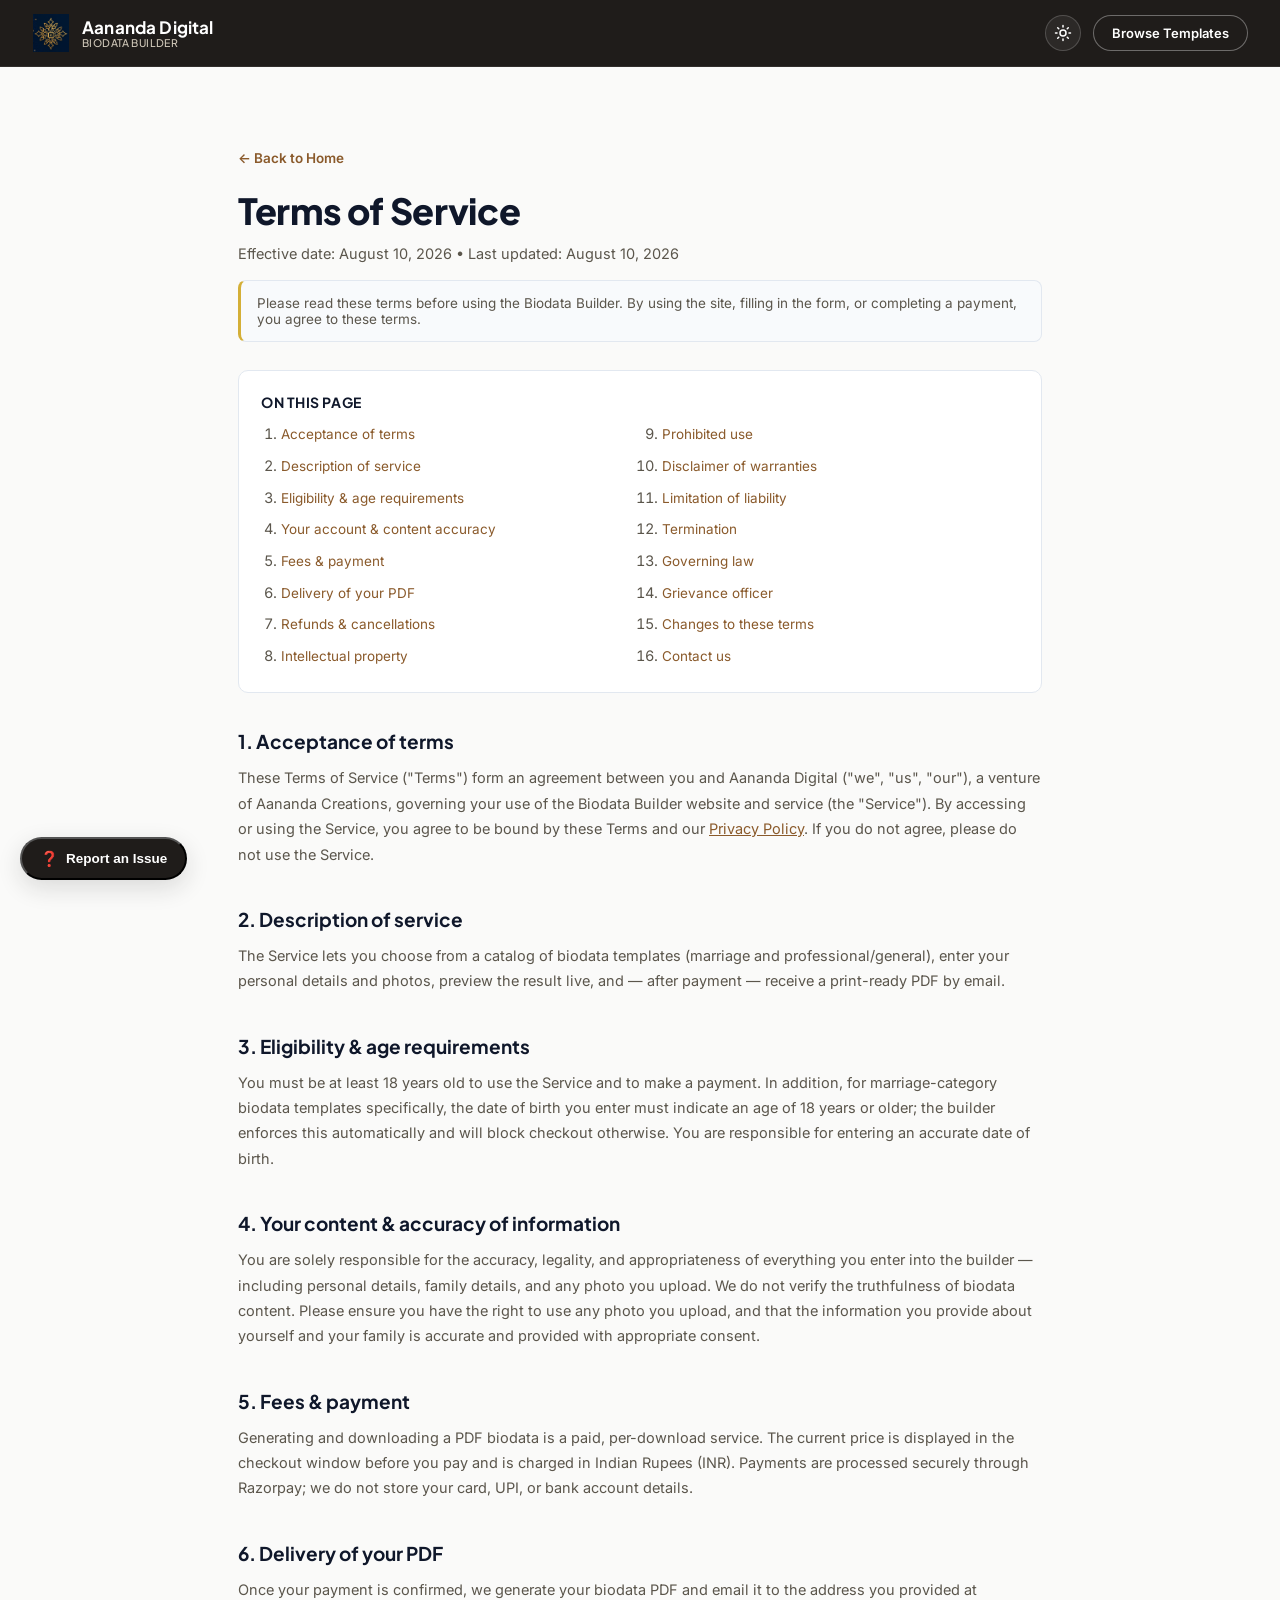
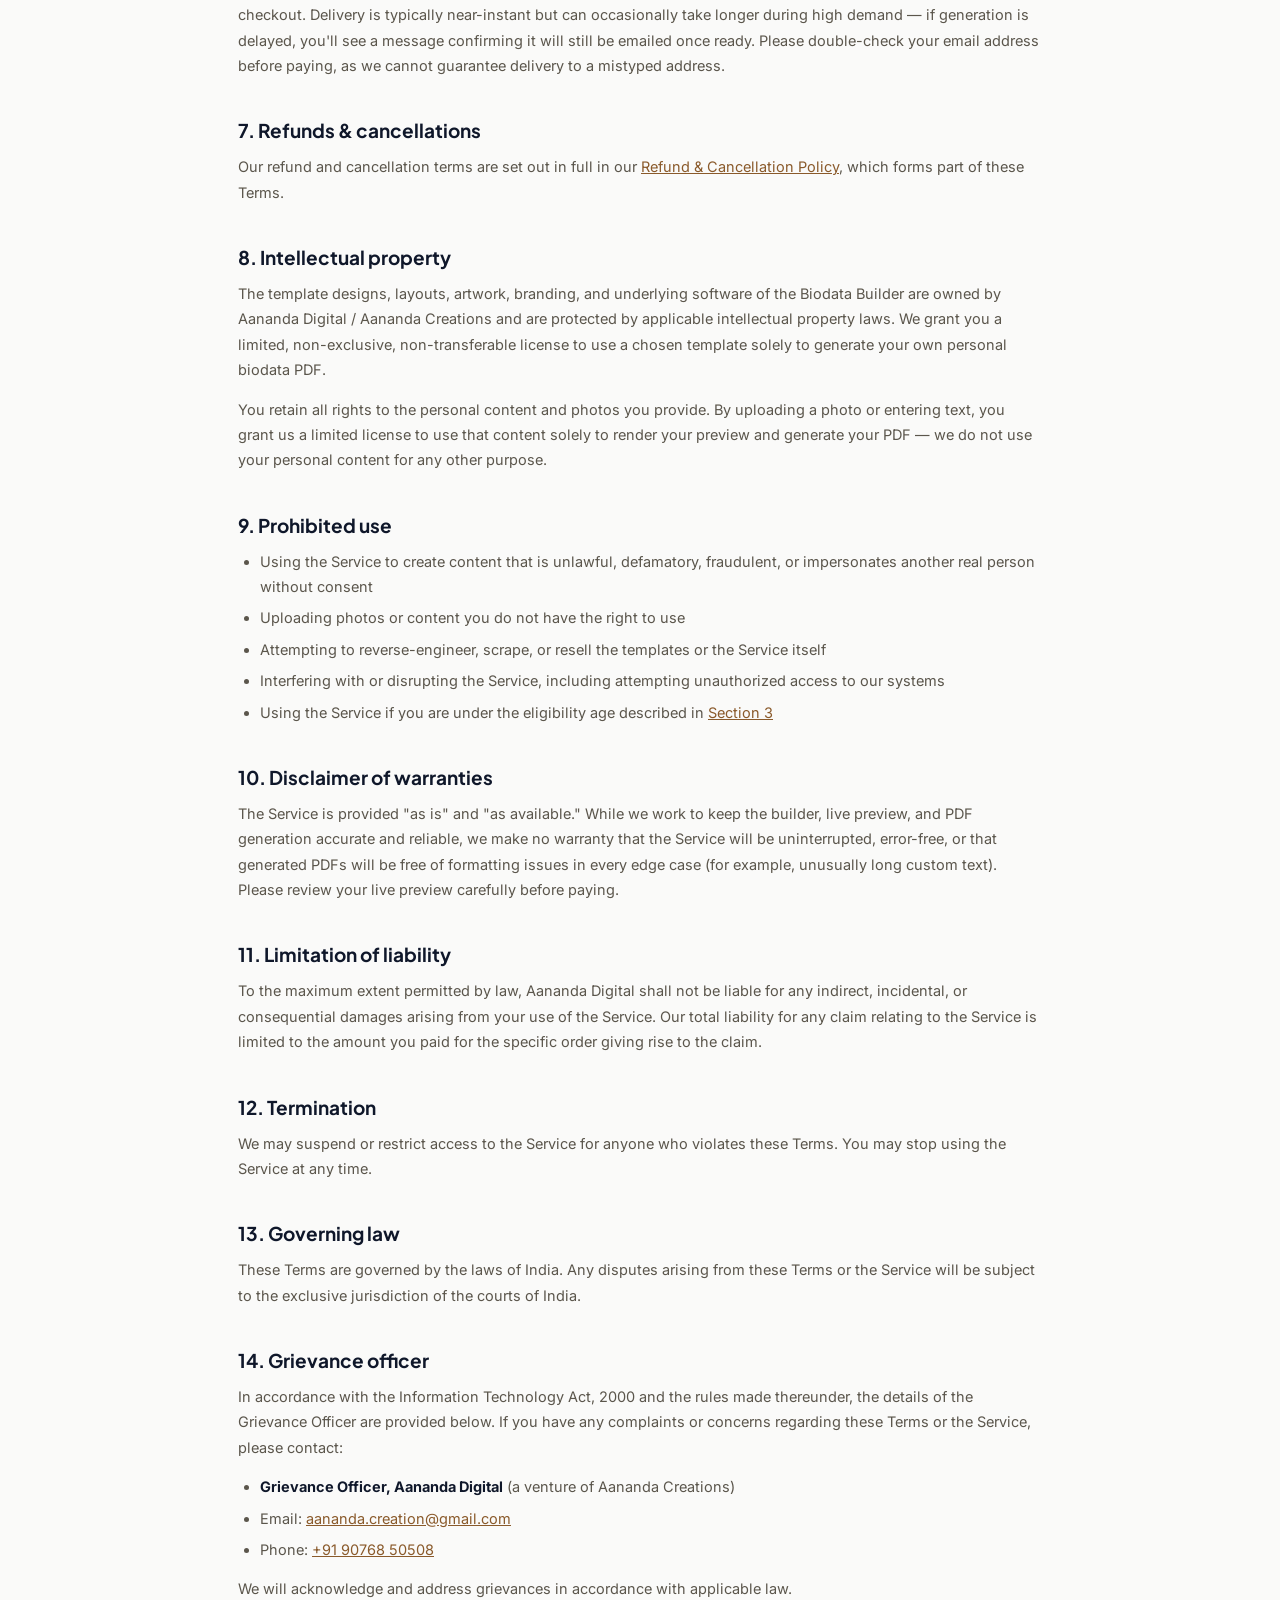
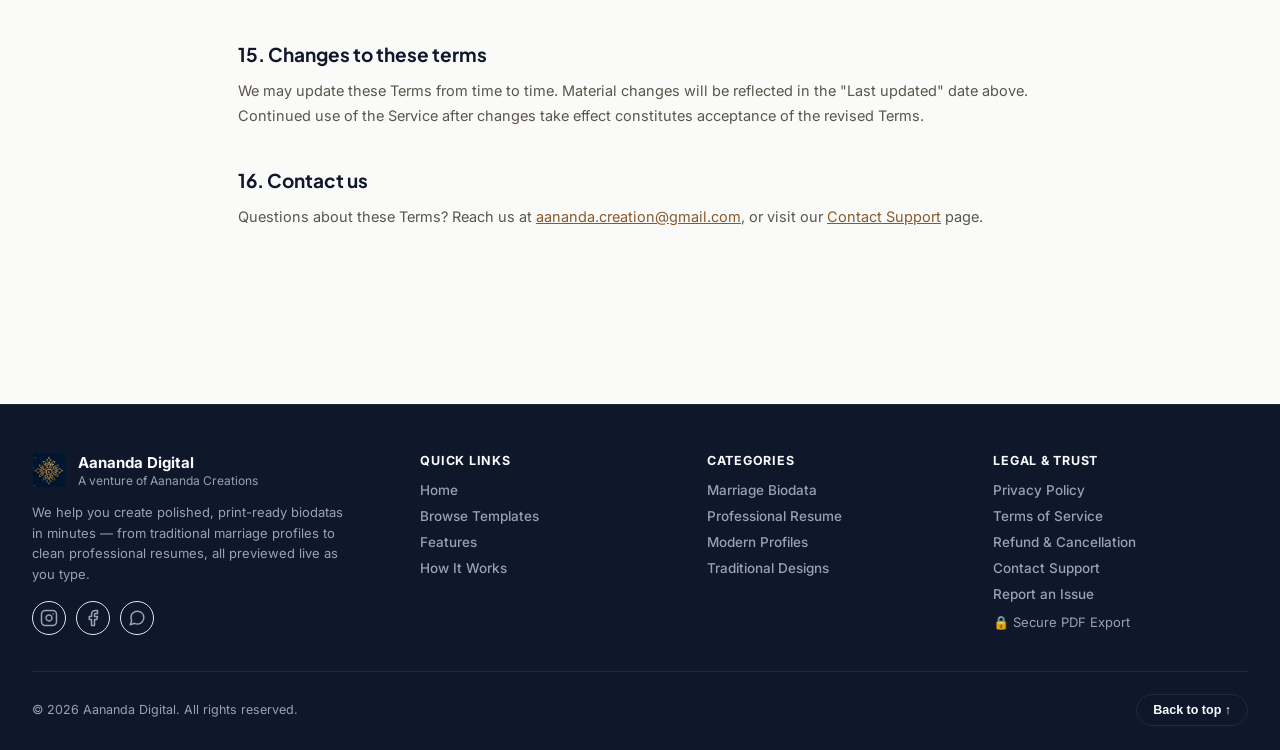
<file: frontend/legal/terms-of-service.html>
<!DOCTYPE html>
<html lang="en">
<head>
<meta charset="UTF-8" />
<meta name="viewport" content="width=device-width, initial-scale=1.0" />
<meta name="theme-color" content="#0f172a" />
<title>Terms of Service — Aananda Digital</title>
<meta name="description" content="The terms that govern your use of the Aananda Digital Biodata Builder." />
<link rel="preconnect" href="https://fonts.googleapis.com" />
<link rel="preconnect" href="https://fonts.gstatic.com" crossorigin />
<link href="https://fonts.googleapis.com/css2?family=Plus+Jakarta+Sans:wght@400;500;600;700;800&family=Inter:wght@400;500;600;700&display=swap" rel="stylesheet" />
<link rel="stylesheet" href="../css/01-base.css" />
<link rel="stylesheet" href="../css/02-hero.css" />
<link rel="stylesheet" href="../css/03-landing.css" />
<link rel="stylesheet" href="../css/04-builder.css" />
<link rel="stylesheet" href="../css/05-preview-extras.css" />
<link rel="stylesheet" href="../css/06-footer.css" />
<link rel="stylesheet" href="../css/07-pages-widgets.css" />
<script>
  (function () {
    try {
      var saved = localStorage.getItem("aananda-theme");
      var theme = saved || (window.matchMedia && window.matchMedia("(prefers-color-scheme: dark)").matches ? "dark" : "light");
      document.documentElement.setAttribute("data-theme", theme);
    } catch (e) {}
  })();
</script>
</head>
<body>
  <header class="app-header">
    <div class="brand">
      <img class="brand-mark" src="../assets/brand/aananda-logo-mark.png" alt="Aananda Digital" />
      <span class="brand-text">Aananda Digital<span class="brand-sub">Biodata Builder</span></span>
    </div>
    <div class="app-header-actions">
      <button type="button" id="themeToggle" class="theme-toggle" aria-label="Toggle dark mode" title="Toggle dark mode">
        <svg class="icon-sun" width="18" height="18" viewBox="0 0 24 24" fill="none" stroke="currentColor" stroke-width="2" stroke-linecap="round" stroke-linejoin="round"><circle cx="12" cy="12" r="4"/><path d="M12 2v2M12 20v2M4.93 4.93l1.41 1.41M17.66 17.66l1.41 1.41M2 12h2M20 12h2M6.34 17.66l-1.41 1.41M19.07 4.93l-1.41 1.41"/></svg>
        <svg class="icon-moon" width="18" height="18" viewBox="0 0 24 24" fill="none" stroke="currentColor" stroke-width="2" stroke-linecap="round" stroke-linejoin="round"><path d="M21 12.79A9 9 0 1 1 11.21 3 7 7 0 0 0 21 12.79z"/></svg>
      </button>
      <a href="../index.html#galleryGrid" class="btn btn-header-cta">Browse Templates</a>
    </div>
  </header>

  <main class="container">
    <article class="legal-page">
      <a href="../index.html" class="legal-back">&larr; Back to Home</a>
      <h1>Terms of Service</h1>
      <p class="legal-updated">Effective date: August 10, 2026 &bull; Last updated: August 10, 2026</p>

      <div class="legal-note">
        Please read these terms before using the Biodata Builder. By using the site, filling in the
        form, or completing a payment, you agree to these terms.
      </div>

      <nav class="legal-toc" aria-label="Table of contents">
        <h2>On this page</h2>
        <ol>
          <li><a href="#acceptance">Acceptance of terms</a></li>
          <li><a href="#service">Description of service</a></li>
          <li><a href="#eligibility">Eligibility &amp; age requirements</a></li>
          <li><a href="#accuracy">Your account &amp; content accuracy</a></li>
          <li><a href="#fees">Fees &amp; payment</a></li>
          <li><a href="#delivery">Delivery of your PDF</a></li>
          <li><a href="#refunds">Refunds &amp; cancellations</a></li>
          <li><a href="#ip">Intellectual property</a></li>
          <li><a href="#prohibited">Prohibited use</a></li>
          <li><a href="#disclaimer">Disclaimer of warranties</a></li>
          <li><a href="#liability">Limitation of liability</a></li>
          <li><a href="#termination">Termination</a></li>
          <li><a href="#law">Governing law</a></li>
          <li><a href="#grievance">Grievance officer</a></li>
          <li><a href="#changes">Changes to these terms</a></li>
          <li><a href="#contact">Contact us</a></li>
        </ol>
      </nav>

      <h2 id="acceptance">1. Acceptance of terms</h2>
      <p>These Terms of Service ("Terms") form an agreement between you and Aananda Digital ("we", "us", "our"), a venture of Aananda Creations, governing your use of the Biodata Builder website and service (the "Service"). By accessing or using the Service, you agree to be bound by these Terms and our <a href="./privacy-policy.html">Privacy Policy</a>. If you do not agree, please do not use the Service.</p>

      <h2 id="service">2. Description of service</h2>
      <p>The Service lets you choose from a catalog of biodata templates (marriage and professional/general), enter your personal details and photos, preview the result live, and — after payment — receive a print-ready PDF by email.</p>

      <h2 id="eligibility">3. Eligibility &amp; age requirements</h2>
      <p>You must be at least 18 years old to use the Service and to make a payment. In addition, for marriage-category biodata templates specifically, the date of birth you enter must indicate an age of 18 years or older; the builder enforces this automatically and will block checkout otherwise. You are responsible for entering an accurate date of birth.</p>

      <h2 id="accuracy">4. Your content &amp; accuracy of information</h2>
      <p>You are solely responsible for the accuracy, legality, and appropriateness of everything you enter into the builder — including personal details, family details, and any photo you upload. We do not verify the truthfulness of biodata content. Please ensure you have the right to use any photo you upload, and that the information you provide about yourself and your family is accurate and provided with appropriate consent.</p>

      <h2 id="fees">5. Fees &amp; payment</h2>
      <p>Generating and downloading a PDF biodata is a paid, per-download service. The current price is displayed in the checkout window before you pay and is charged in Indian Rupees (INR). Payments are processed securely through Razorpay; we do not store your card, UPI, or bank account details.</p>

      <h2 id="delivery">6. Delivery of your PDF</h2>
      <p>Once your payment is confirmed, we generate your biodata PDF and email it to the address you provided at checkout. Delivery is typically near-instant but can occasionally take longer during high demand — if generation is delayed, you'll see a message confirming it will still be emailed once ready. Please double-check your email address before paying, as we cannot guarantee delivery to a mistyped address.</p>

      <h2 id="refunds">7. Refunds &amp; cancellations</h2>
      <p>Our refund and cancellation terms are set out in full in our <a href="./refund-policy.html">Refund &amp; Cancellation Policy</a>, which forms part of these Terms.</p>

      <h2 id="ip">8. Intellectual property</h2>
      <p>The template designs, layouts, artwork, branding, and underlying software of the Biodata Builder are owned by Aananda Digital / Aananda Creations and are protected by applicable intellectual property laws. We grant you a limited, non-exclusive, non-transferable license to use a chosen template solely to generate your own personal biodata PDF.</p>
      <p>You retain all rights to the personal content and photos you provide. By uploading a photo or entering text, you grant us a limited license to use that content solely to render your preview and generate your PDF — we do not use your personal content for any other purpose.</p>

      <h2 id="prohibited">9. Prohibited use</h2>
      <ul>
        <li>Using the Service to create content that is unlawful, defamatory, fraudulent, or impersonates another real person without consent</li>
        <li>Uploading photos or content you do not have the right to use</li>
        <li>Attempting to reverse-engineer, scrape, or resell the templates or the Service itself</li>
        <li>Interfering with or disrupting the Service, including attempting unauthorized access to our systems</li>
        <li>Using the Service if you are under the eligibility age described in <a href="#eligibility">Section 3</a></li>
      </ul>

      <h2 id="disclaimer">10. Disclaimer of warranties</h2>
      <p>The Service is provided "as is" and "as available." While we work to keep the builder, live preview, and PDF generation accurate and reliable, we make no warranty that the Service will be uninterrupted, error-free, or that generated PDFs will be free of formatting issues in every edge case (for example, unusually long custom text). Please review your live preview carefully before paying.</p>

      <h2 id="liability">11. Limitation of liability</h2>
      <p>To the maximum extent permitted by law, Aananda Digital shall not be liable for any indirect, incidental, or consequential damages arising from your use of the Service. Our total liability for any claim relating to the Service is limited to the amount you paid for the specific order giving rise to the claim.</p>

      <h2 id="termination">12. Termination</h2>
      <p>We may suspend or restrict access to the Service for anyone who violates these Terms. You may stop using the Service at any time.</p>

      <h2 id="law">13. Governing law</h2>
      <p>These Terms are governed by the laws of India. Any disputes arising from these Terms or the Service will be subject to the exclusive jurisdiction of the courts of India.</p>

      <h2 id="grievance">14. Grievance officer</h2>
      <p>In accordance with the Information Technology Act, 2000 and the rules made thereunder, the details of the Grievance Officer are provided below. If you have any complaints or concerns regarding these Terms or the Service, please contact:</p>
      <ul>
        <li><strong>Grievance Officer, Aananda Digital</strong> (a venture of Aananda Creations)</li>
        <li>Email: <a href="mailto:aananda.creation@gmail.com">aananda.creation@gmail.com</a></li>
        <li>Phone: <a href="tel:+919076850508">+91 90768 50508</a></li>
      </ul>
      <p>We will acknowledge and address grievances in accordance with applicable law.</p>

      <h2 id="changes">15. Changes to these terms</h2>
      <p>We may update these Terms from time to time. Material changes will be reflected in the "Last updated" date above. Continued use of the Service after changes take effect constitutes acceptance of the revised Terms.</p>

      <h2 id="contact">16. Contact us</h2>
      <p>Questions about these Terms? Reach us at <a href="mailto:aananda.creation@gmail.com">aananda.creation@gmail.com</a>, or visit our <a href="./contact.html">Contact Support</a> page.</p>
    </article>
  </main>

  <footer class="app-footer">
    <div class="app-footer-inner">
      <div class="app-footer-grid">
        <div class="app-footer-col app-footer-brand-col">
          <div class="app-footer-brand">
            <img src="../assets/brand/aananda-logo-mark.png" alt="Aananda Digital" class="app-footer-mark" />
            <div>
              <div class="app-footer-name">Aananda Digital</div>
              <div class="app-footer-tag">A venture of Aananda Creations</div>
            </div>
          </div>
          <p class="app-footer-blurb">
            We help you create polished, print-ready biodatas in minutes — from traditional
            marriage profiles to clean professional resumes, all previewed live as you type.
          </p>
          <div class="app-footer-social">
            <a href="https://www.instagram.com/aananda.creation" target="_blank" rel="noopener noreferrer" aria-label="Instagram">
              <svg width="18" height="18" viewBox="0 0 24 24" fill="none" stroke="currentColor" stroke-width="2" stroke-linecap="round" stroke-linejoin="round"><rect x="2" y="2" width="20" height="20" rx="5"/><path d="M16 11.37A4 4 0 1 1 12.63 8 4 4 0 0 1 16 11.37z"/><line x1="17.5" y1="6.5" x2="17.51" y2="6.5"/></svg>
            </a>
            <a href="https://www.facebook.com/share/1BmwPWZJt9/" target="_blank" rel="noopener noreferrer" aria-label="Facebook">
              <svg width="18" height="18" viewBox="0 0 24 24" fill="none" stroke="currentColor" stroke-width="2" stroke-linecap="round" stroke-linejoin="round"><path d="M18 2h-3a5 5 0 0 0-5 5v3H7v4h3v8h4v-8h3l1-4h-4V7a1 1 0 0 1 1-1h3z"/></svg>
            </a>
            <a href="https://wa.me/919076850508" target="_blank" rel="noopener noreferrer" aria-label="WhatsApp">
              <svg width="18" height="18" viewBox="0 0 24 24" fill="none" stroke="currentColor" stroke-width="2" stroke-linecap="round" stroke-linejoin="round"><path d="M21 11.5a8.38 8.38 0 0 1-.9 3.8 8.5 8.5 0 0 1-7.6 4.7 8.38 8.38 0 0 1-3.8-.9L3 21l1.9-5.7a8.38 8.38 0 0 1-.9-3.8 8.5 8.5 0 0 1 4.7-7.6 8.38 8.38 0 0 1 3.8-.9h.5a8.48 8.48 0 0 1 8 8v.5z"/></svg>
            </a>
          </div>
        </div>

        <div class="app-footer-col">
          <h4 class="app-footer-heading">Quick Links</h4>
          <a href="../index.html">Home</a>
          <a href="../index.html#galleryGrid">Browse Templates</a>
          <a href="../index.html#features">Features</a>
          <a href="../index.html#how-it-works">How It Works</a>
        </div>

        <div class="app-footer-col">
          <h4 class="app-footer-heading">Categories</h4>
          <a href="../index.html?cat=Marriage#galleryGrid">Marriage Biodata</a>
          <a href="../index.html?cat=General#galleryGrid">Professional Resume</a>
          <a href="../index.html?cat=General#galleryGrid">Modern Profiles</a>
          <a href="../index.html?cat=Marriage#galleryGrid">Traditional Designs</a>
        </div>

        <div class="app-footer-col">
          <h4 class="app-footer-heading">Legal &amp; Trust</h4>
          <a href="./privacy-policy.html">Privacy Policy</a>
          <a href="./terms-of-service.html">Terms of Service</a>
          <a href="./refund-policy.html">Refund &amp; Cancellation</a>
          <a href="./contact.html">Contact Support</a>
          <button type="button" class="footer-link-btn report-issue-link">Report an Issue</button>
          <span class="app-footer-trust">&#128274; Secure PDF Export</span>
        </div>
      </div>

      <div class="app-footer-bottom">
        <div class="app-footer-copy">&copy; <span id="footerYear"></span> Aananda Digital. All rights reserved.</div>
        <button type="button" id="backToTop" class="app-footer-top-btn">Back to top &uarr;</button>
      </div>
    </div>
  </footer>

  <script type="module">
    import { initThemeToggle, initBackToTop, initFooterYear } from "../src/core/theme.js";
    import { initReportIssueModal } from "../src/modals/report-issue.js";
    initThemeToggle();
    initBackToTop();
    initFooterYear();
    initReportIssueModal();
  </script>

  <button type="button" class="floating-help-btn report-issue-link-confirm" aria-label="Report an issue">
    <span class="floating-help-icon">&#10067;</span><span class="floating-help-label">Report an Issue</span>
  </button>
</body>
</html>
</file>
<file: frontend/css/01-base.css>
/* ==== Theme system: CSS variables, light (default) + dark ==== */
:root {
  --bg: #fafaf9;
  --bg-elevated: #ffffff;
  --surface: #ffffff;
  --surface-muted: #f8fafc;
  --text: #0f172a;
  --text-muted: #5b564c;
  --text-soft: #64748b;
  --border: #e2e8f0;
  --border-soft: #ece8e0;
  --accent: #8a5a2b;
  --accent-soft: #f6ede1;
  --accent-strong: #1f1c1a;
  --cta-bg: #1f1c1a;
  --cta-text: #ffffff;
  --gold: #d4af37;
  --header-bg: #1f1c1a;
  --header-text: #ffffff;
  --header-text-muted: #cfc7b8;
  --footer-bg: #0f172a;
  --footer-text: #94a3b8;
  --footer-text-strong: #f8fafc;
  --footer-border: rgba(255, 255, 255, 0.08);
  --shadow-color: rgba(31, 28, 26, 0.14);
  --badge-general: #0284c7;
  --badge-marriage: #9f1239;
  color-scheme: light;
}

[data-theme="dark"] {
  --bg: #090d16;
  --bg-elevated: #0f172a;
  --surface: rgba(30, 41, 59, 0.7);
  --surface-muted: rgba(30, 41, 59, 0.45);
  --text: #f8fafc;
  --text-muted: #cbd5e1;
  --text-soft: #94a3b8;
  --border: rgba(255, 255, 255, 0.1);
  --border-soft: rgba(255, 255, 255, 0.08);
  --accent: #eab676;
  --accent-soft: rgba(212, 175, 55, 0.14);
  --accent-strong: #f8fafc;
  --cta-bg: #d4af37;
  --cta-text: #1f1c1a;
  --gold: #e6c96b;
  --header-bg: #0b0f19;
  --header-text: #f8fafc;
  --header-text-muted: #94a3b8;
  --footer-bg: #030712;
  --footer-text: #7c8aa3;
  --footer-text-strong: #f8fafc;
  --footer-border: rgba(255, 255, 255, 0.08);
  --shadow-color: rgba(0, 0, 0, 0.45);
  color-scheme: dark;
}

* { box-sizing: border-box; }
body {
  margin: 0;
  font-family: "Inter", "Segoe UI", Arial, sans-serif;
  background: var(--bg);
  color: var(--text);
  transition: background 0.25s ease, color 0.25s ease;
  /* Safety net: transform:scale() (used to shrink the fixed-width template
     page to fit narrow screens, see .preview-scale/.preview-panel below)
     doesn't shrink the element's LAYOUT box, only its paint — so without
     this, the pre-scale width can still push a horizontal scrollbar /
     bleed the template off the right edge on mobile. */
  overflow-x: hidden;
}

/* Base button reset — deliberately the FIRST button rule in the file so
   every button-family class defined further down (.btn-header-cta,
   .btn-hero-*, .btn-secondary, .filter-chip, etc.) can safely override its
   background/color/border. Same-specificity classes are resolved by source
   order, so this must never move below a more specific button rule. */
.btn {
  padding: 10px 18px;
  border-radius: 8px;
  border: 1px solid var(--cta-bg);
  background: var(--cta-bg);
  color: var(--cta-text);
  font-size: 14px;
  cursor: pointer;
  transition: transform 0.2s ease, box-shadow 0.2s ease;
}
.btn:hover:not(:disabled) { transform: translateY(-1px); }
.btn:disabled { opacity: .5; cursor: not-allowed; background: #7a766e; border-color: #7a766e; color: #fff; }

.app-header {
  padding: 14px 32px;
  background: var(--header-bg);
  color: var(--header-text);
  display: flex;
  align-items: center;
  justify-content: space-between;
  gap: 20px;
  position: sticky;
  top: 0;
  z-index: 50;
  border-bottom: 1px solid rgba(255,255,255,0.08);
  transition: background 0.25s ease;
}
.app-header .brand {
  display: flex;
  align-items: center;
  gap: 12px;
  font-size: 17px;
  font-weight: 700;
  letter-spacing: 0.01em;
  font-family: "Plus Jakarta Sans", "Inter", sans-serif;
  flex-shrink: 0;
}
.app-header .brand-mark {
  width: 38px;
  height: 38px;
  object-fit: contain;
  flex-shrink: 0;
}
.app-header .brand-text { display: flex; flex-direction: column; line-height: 1.2; }
.app-header .brand-sub { font-size: 10.5px; font-weight: 500; color: var(--header-text-muted); letter-spacing: 0.04em; text-transform: uppercase; }

/* Primary nav links — desktop only, collapses into .mobile-menu below 860px */
.app-nav {
  display: flex;
  align-items: center;
  gap: 26px;
  flex: 1 1 auto;
  justify-content: center;
  min-width: 0;
}
.app-nav-link {
  color: var(--header-text-muted);
  text-decoration: none;
  font-size: 14px;
  font-weight: 600;
  white-space: nowrap;
  transition: color 0.15s ease;
}
.app-nav-link:hover { color: var(--header-text); }

.app-header-actions { display: flex; align-items: center; gap: 12px; flex-shrink: 0; }

/* Hamburger toggle — hidden on desktop, shown under the mobile breakpoint */
.nav-toggle {
  display: none;
  width: 36px;
  height: 36px;
  border-radius: 8px;
  border: 1px solid rgba(255,255,255,0.18);
  background: rgba(255,255,255,0.06);
  color: var(--header-text);
  align-items: center;
  justify-content: center;
  cursor: pointer;
  flex-shrink: 0;
  transition: background 0.2s ease, border-color 0.2s ease;
}
.nav-toggle:hover { background: rgba(255,255,255,0.14); border-color: var(--gold); }
.nav-toggle .icon-close { display: none; }
.nav-toggle[aria-expanded="true"] .icon-hamburger { display: none; }
.nav-toggle[aria-expanded="true"] .icon-close { display: block; }

/* Mobile dropdown menu — holds nav links + theme toggle + CTA once they're
   pulled out of the header bar on small screens (see media query below) */
.mobile-menu[hidden] { display: none; }
.mobile-menu {
  display: none;
}
.mobile-menu-link {
  padding: 12px 4px;
  color: var(--header-text);
  text-decoration: none;
  font-weight: 600;
  font-size: 15px;
  border-bottom: 1px solid rgba(255,255,255,0.08);
}
.mobile-menu-row {
  display: flex;
  align-items: center;
  gap: 12px;
  margin-top: 14px;
}
.mobile-menu-row .theme-toggle { flex-shrink: 0; }
.mobile-menu-cta { flex: 1 1 auto; text-align: center; }

.theme-toggle {
  width: 36px;
  height: 36px;
  border-radius: 50%;
  border: 1px solid rgba(255,255,255,0.18);
  background: rgba(255,255,255,0.06);
  color: var(--header-text);
  display: flex;
  align-items: center;
  justify-content: center;
  cursor: pointer;
  transition: background 0.2s ease, border-color 0.2s ease, transform 0.2s ease;
  flex-shrink: 0;
}
.theme-toggle:hover { background: rgba(255,255,255,0.14); border-color: var(--gold); transform: translateY(-1px); }
.theme-toggle .icon-moon { display: none; }
[data-theme="dark"] .theme-toggle .icon-sun { display: none; }
[data-theme="dark"] .theme-toggle .icon-moon { display: block; }

.btn-header-cta {
  padding: 9px 18px;
  border-radius: 999px;
  border: 1px solid rgba(255,255,255,0.35);
  color: #fff;
  font-size: 13px;
  font-weight: 600;
  text-decoration: none;
  transition: background 0.15s, border-color 0.15s;
}
.btn-header-cta:hover { background: rgba(255,255,255,0.1); border-color: var(--gold); }

.container { max-width: 1440px; margin: 0 auto; padding: 32px; }
</file>
<file: frontend/css/02-hero.css>
/* ---- Hero ---- */
.hero {
  display: grid;
  grid-template-columns: 1.15fr 0.85fr;
  gap: 48px;
  align-items: center;
  padding: 48px 8px 56px;
}
.hero-eyebrow {
  display: inline-flex;
  align-items: center;
  gap: 6px;
  font-size: 0.825rem;
  font-weight: 600;
  letter-spacing: 0.015em;
  color: var(--accent);
  background: transparent;
  padding: 7px 16px;
  border-radius: 9999px;
  border: 1px solid var(--gold);
  box-shadow: 0 0 0 3px var(--accent-soft);
  margin-bottom: 20px;
}
.hero-title {
  font-family: "Plus Jakarta Sans", "Inter", sans-serif;
  font-size: clamp(28px, 3.6vw, 42px);
  line-height: 1.2;
  font-weight: 800;
  color: var(--text);
  margin: 0 0 16px;
  letter-spacing: -0.015em;
}
.hero-title em { font-style: normal; color: var(--accent); }
.hero-subtitle {
  font-size: 16px;
  line-height: 1.6;
  color: var(--text-muted);
  margin: 0 0 28px;
  max-width: 540px;
}
.hero-cta-row { display: flex; gap: 14px; flex-wrap: wrap; margin-bottom: 30px; }
.btn-hero-primary {
  padding: 13px 24px;
  border-radius: 8px;
  background: var(--cta-bg);
  color: var(--cta-text);
  font-size: 14.5px;
  font-weight: 700;
  text-decoration: none;
  box-shadow: 0 8px 20px var(--shadow-color);
  transition: transform 0.2s ease, box-shadow 0.2s ease;
  display: inline-block;
}
.btn-hero-primary:hover { transform: translateY(-2px); box-shadow: 0 10px 24px var(--shadow-color); }
.btn-hero-secondary {
  padding: 13px 24px;
  border-radius: 8px;
  background: var(--surface);
  color: var(--text);
  font-size: 14.5px;
  font-weight: 700;
  text-decoration: none;
  border: 1.5px solid var(--border);
  transition: border-color 0.2s ease, background 0.2s ease, transform 0.2s ease;
  display: inline-block;
}
.btn-hero-secondary:hover { border-color: var(--accent); transform: translateY(-2px); }
.hero-trust-badges { display: flex; flex-wrap: wrap; gap: 10px 22px; }
.trust-badge { font-size: 13px; color: var(--text-muted); display: flex; align-items: center; gap: 6px; font-weight: 600; }
.trust-badge-icon {
  width: 18px; height: 18px; border-radius: 50%;
  background: #e7f3e8; color: #2f7a44;
  display: inline-flex; align-items: center; justify-content: center;
  font-size: 11px; flex-shrink: 0;
}
[data-theme="dark"] .trust-badge-icon { background: rgba(47, 122, 68, 0.25); color: #7fd99a; }

.hero-visual { position: relative; height: 380px; display: flex; align-items: center; justify-content: center; }

/* Soft ambient glow behind the card — navy + gold, matches the brand mark */
.hero-visual-glow {
  position: absolute;
  inset: 8%;
  background:
    radial-gradient(closest-side, rgba(212,175,55,0.22), transparent 70%) 78% 18% / 55% 55% no-repeat,
    radial-gradient(closest-side, rgba(15,23,42,0.30), transparent 70%) 20% 82% / 60% 60% no-repeat;
  filter: blur(6px);
  pointer-events: none;
}
[data-theme="dark"] .hero-visual-glow {
  background:
    radial-gradient(closest-side, rgba(212,175,55,0.16), transparent 70%) 78% 18% / 55% 55% no-repeat,
    radial-gradient(closest-side, rgba(212,175,55,0.08), transparent 70%) 20% 82% / 60% 60% no-repeat;
}

/* Circular frame around the rotating logo video — same gold-on-surface
   treatment and gentle float as the previous mock card, so the rest of the
   hero (glow + chips) doesn't need to change. */
.hero-logo-showcase {
  position: relative;
  width: 230px;
  height: 230px;
  border-radius: 50%;
  background: var(--surface);
  border: 1px solid var(--gold);
  box-shadow: 0 24px 50px var(--shadow-color);
  outline: 1px solid var(--gold);
  outline-offset: -8px;
  display: flex;
  align-items: center;
  justify-content: center;
  overflow: hidden;
  cursor: pointer;
  animation: heroFloat 6s ease-in-out infinite;
}
@keyframes heroFloat {
  0%, 100% { transform: translateY(0px); }
  50% { transform: translateY(-8px); }
}
.hero-logo-video {
  display: none;
  width: 100%;
  height: 100%;
  object-fit: cover;
  transform: scale(1.15); /* slight zoom so the mark reads bigger inside the circle */
  transform-origin: center;
}
[data-theme="dark"] .hero-logo-video[data-theme-video="dark"] { display: block; }
[data-theme="light"] .hero-logo-video[data-theme-video="light"] { display: block; }

/* Gold ring-pulse that fires when the logo is tapped (see main.js) */
.hero-logo-pulse-ring {
  position: absolute;
  inset: 0;
  border-radius: 50%;
  border: 2px solid var(--gold);
  opacity: 0;
  pointer-events: none;
}
.hero-logo-showcase.is-tapped {
  transform: scale(0.96);
  transition: transform 0.15s ease;
}
.hero-logo-showcase.is-tapped .hero-logo-pulse-ring {
  animation: heroLogoPulse 0.7s ease-out;
}
@keyframes heroLogoPulse {
  0% { opacity: 0.9; transform: scale(1); }
  100% { opacity: 0; transform: scale(1.45); }
}
@media (prefers-reduced-motion: reduce) {
  .hero-logo-showcase { animation: none; }
  .hero-logo-showcase.is-tapped .hero-logo-pulse-ring { animation: none; }
}

/* Small trust chips floating just outside the card — flat, not rotated */
.hero-chip {
  position: absolute;
  display: inline-flex;
  align-items: center;
  gap: 6px;
  background: var(--surface);
  color: var(--text);
  font-size: 12.5px;
  font-weight: 600;
  padding: 9px 14px;
  border-radius: 9999px;
  border: 1px solid var(--border);
  box-shadow: 0 10px 22px var(--shadow-color);
  white-space: nowrap;
}
.hero-chip-icon {
  width: 16px; height: 16px; border-radius: 50%;
  background: #e7f3e8; color: #2f7a44;
  display: inline-flex; align-items: center; justify-content: center;
  font-size: 9.5px; flex-shrink: 0;
}
[data-theme="dark"] .hero-chip-icon { background: rgba(47, 122, 68, 0.25); color: #7fd99a; }
.hero-chip-top { top: 8%; right: 2%; }
.hero-chip-bottom { bottom: 10%; left: 0%; }
.hero-chip-bottom .hero-chip-icon { background: var(--accent-soft); color: var(--gold); }

@media (max-width: 900px) {
  .hero { grid-template-columns: 1fr; padding: 32px 4px 40px; text-align: center; }
  .hero-cta-row, .hero-trust-badges { justify-content: center; }
  .hero-subtitle { max-width: none; margin-left: auto; margin-right: auto; }
  .hero-visual { height: 320px; margin-top: 8px; }
  .hero-logo-showcase { width: 190px; height: 190px; }
  .hero-chip { font-size: 11.5px; padding: 7px 12px; }
  .hero-chip-top { top: 4%; right: 4%; }
  .hero-chip-bottom { bottom: 6%; left: 4%; }
}
@media (max-width: 560px) {
  .hero-chip-top, .hero-chip-bottom { position: static; margin-top: 10px; display: inline-flex; }
  .hero-visual { flex-direction: column; height: auto; padding: 20px 0; gap: 14px; }
  .hero-visual-glow { display: none; }
}

.gallery-heading { margin-bottom: 18px; }
.gallery-heading h2 { margin: 0 0 6px; font-size: 22px; font-family: "Plus Jakarta Sans", "Inter", sans-serif; font-weight: 700; color: var(--text); }
.gallery-subtitle { color: var(--text-soft); margin: 0 0 4px; font-size: 14.5px; }
</file>
<file: frontend/css/03-landing.css>
/* ---- Features & How It Works ---- */
.features-section, .how-it-works-section { margin: 56px 0; scroll-margin-top: 90px; }
.gallery-heading { scroll-margin-top: 90px; }
.features-grid {
  display: grid;
  grid-template-columns: repeat(4, 1fr);
  gap: 20px;
}
.feature-card {
  background: var(--surface);
  border: 1px solid var(--border-soft);
  border-radius: 14px;
  padding: 22px 20px;
  box-shadow: 0 2px 10px var(--shadow-color);
}
.feature-card-icon { font-size: 26px; margin-bottom: 10px; }
.feature-card h3 { margin: 0 0 8px; font-size: 15.5px; font-family: "Plus Jakarta Sans", "Inter", sans-serif; color: var(--text); }
.feature-card p { margin: 0; font-size: 13.5px; line-height: 1.6; color: var(--text-muted); }

.how-it-works-steps {
  display: grid;
  grid-template-columns: repeat(4, 1fr);
  gap: 20px;
}
.how-step { position: relative; padding: 22px 20px 20px; }
.how-step-num {
  width: 34px; height: 34px; border-radius: 50%;
  background: var(--accent-strong); color: var(--bg-elevated);
  display: flex; align-items: center; justify-content: center;
  font-weight: 700; font-size: 15px; margin-bottom: 12px;
}
[data-theme="dark"] .how-step-num { background: var(--gold); color: #1f1c1a; }
.how-step h3 { margin: 0 0 6px; font-size: 15px; font-family: "Plus Jakarta Sans", "Inter", sans-serif; color: var(--text); }
.how-step p { margin: 0; font-size: 13.5px; line-height: 1.6; color: var(--text-muted); }

@media (max-width: 860px) {
  .features-grid, .how-it-works-steps { grid-template-columns: 1fr 1fr; }
}
@media (max-width: 560px) {
  .features-grid, .how-it-works-steps { grid-template-columns: 1fr; }
}

/* ---- Gallery ---- */
.gallery-filters {
  display: flex;
  flex-wrap: wrap;
  gap: 10px;
  margin-bottom: 24px;
}
.filter-chip {
  padding: 8px 18px;
  border-radius: 9999px;
  border: 1px solid var(--border);
  background: transparent;
  color: var(--text-muted);
  font-size: 13px;
  font-weight: 600;
  cursor: pointer;
  transition: background 0.2s ease, color 0.2s ease, border-color 0.2s ease, box-shadow 0.2s ease;
}
.filter-chip:hover { border-color: var(--accent); color: var(--text); }
.filter-chip.active {
  background: var(--cta-bg);
  border-color: var(--cta-bg);
  color: var(--cta-text);
  box-shadow: 0 0 0 3px var(--accent-soft);
}
.gallery-empty { color: var(--text-soft); font-size: 14px; padding: 20px 0; }

.gallery-grid {
  display: grid;
  grid-template-columns: repeat(auto-fill, minmax(260px, 1fr));
  gap: 24px;
  align-items: stretch;
}
.template-card {
  background: var(--surface);
  border: 1px solid var(--border);
  border-radius: 12px;
  overflow: hidden;
  display: flex;
  flex-direction: column;
  height: 100%;
  transition: box-shadow 0.2s ease, transform 0.2s ease, border-color 0.2s ease;
}
.template-card:hover {
  box-shadow: 0 12px 24px -10px rgba(0,0,0,0.15);
  transform: translateY(-4px);
  border-color: var(--accent);
}
.template-card-thumb {
  position: relative;
  aspect-ratio: 3 / 4;
  background: #eee;
  display: flex;
  align-items: center;
  justify-content: center;
  cursor: pointer;
  flex-shrink: 0;
  overflow: hidden;
}
.template-card-thumb img { width: 100%; height: 100%; object-fit: cover; display: block; transition: transform 0.3s ease; }
.template-card:hover .template-card-thumb img { transform: scale(1.04); }
.template-card-thumb.no-thumb::after {
  content: "No preview yet";
  color: #999;
  font-size: 13px;
}

.template-card-badge {
  position: absolute;
  top: 10px;
  left: 10px;
  z-index: 2;
  font-size: 10.5px;
  font-weight: 700;
  letter-spacing: 0.02em;
  padding: 4px 10px;
  border-radius: 999px;
  color: #fff;
  box-shadow: 0 2px 8px rgba(0,0,0,0.18);
}
.template-card-badge.badge-general { background: var(--badge-general); }
.template-card-badge.badge-marriage { background: var(--badge-marriage); }

.template-card-overlay {
  position: absolute;
  inset: 0;
  background: linear-gradient(to top, rgba(31,28,26,0.72) 0%, rgba(31,28,26,0.0) 55%);
  display: flex;
  align-items: flex-end;
  justify-content: center;
  padding-bottom: 18px;
  opacity: 0;
  transition: opacity 0.2s ease;
}
.template-card:hover .template-card-overlay { opacity: 1; }
.template-card-overlay-btn {
  background: #fff;
  color: #1f1c1a;
  font-size: 12.5px;
  font-weight: 700;
  padding: 8px 16px;
  border-radius: 999px;
  box-shadow: 0 4px 12px rgba(0,0,0,0.25);
}
.template-card-body { padding: 14px 16px 16px; display: flex; flex-direction: column; gap: 6px; flex: 1; }
.template-card-name {
  font-size: 16px;
  font-weight: 700;
  line-height: 1.25;
  min-height: 40px;
  color: var(--text);
  display: -webkit-box;
  -webkit-line-clamp: 2;
  -webkit-box-orient: vertical;
  overflow: hidden;
}
.template-card-community {
  display: inline-block;
  font-size: 12px;
  color: var(--accent);
  background: var(--accent-soft);
  padding: 2px 8px;
  border-radius: 12px;
  width: fit-content;
  min-height: 20px;
}
.template-card-desc {
  font-size: 13px;
  color: var(--text-soft);
  line-height: 1.4;
  flex: 1;
  display: -webkit-box;
  -webkit-line-clamp: 3;
  -webkit-box-orient: vertical;
  overflow: hidden;
}
.template-card-body .btn-primary { margin-top: 10px; }

/* ---- "More templates coming soon" card ---- */
.template-card-coming-soon {
  border-style: dashed;
}
.template-card-thumb-coming-soon {
  background: linear-gradient(160deg, var(--accent-soft), var(--surface-muted));
  flex-direction: column;
  gap: 10px;
  cursor: default;
  text-align: center;
  padding: 24px;
}
.coming-soon-icon { font-size: 30px; line-height: 1; }
.coming-soon-label {
  font-size: 13px;
  font-weight: 700;
  color: var(--accent);
  letter-spacing: 0.01em;
}
.template-card-coming-soon .template-card-desc { -webkit-line-clamp: 4; }

/* ---- Preference form — small in-page window (not a full-page overlay) ---- */
.preference-form-modal[hidden] { display: none; }
.preference-form-modal {
  position: fixed;
  inset: 0;
  z-index: 230;
  display: flex;
  align-items: center;
  justify-content: center;
  padding: 20px;
}
.preference-form-backdrop { position: absolute; inset: 0; background: rgba(0,0,0,0.45); }
.preference-form-window {
  position: relative;
  width: 100%;
  max-width: 480px;
  height: min(640px, 90vh);
  background: var(--surface);
  border: 1px solid var(--border);
  border-radius: 14px;
  box-shadow: 0 24px 60px -20px rgba(0,0,0,0.45);
  display: flex;
  flex-direction: column;
  overflow: hidden;
}
.preference-form-header {
  display: flex;
  align-items: center;
  justify-content: space-between;
  padding: 12px 16px;
  border-bottom: 1px solid var(--border);
  font-size: 14px;
  font-weight: 700;
  color: var(--text);
}
.preference-form-close {
  background: none;
  border: none;
  font-size: 22px;
  line-height: 1;
  color: var(--text-soft);
  cursor: pointer;
  padding: 0 4px;
}
.preference-form-close:hover { color: var(--text); }
.preference-form-body { flex: 1; min-height: 0; }
.preference-form-body iframe {
  width: 100%;
  height: 100%;
  border: 0;
  display: block;
}
</file>
<file: frontend/css/04-builder.css>
/* ---- Builder ---- */
.builder-layout {
  display: grid;
  /* Form column: fixed 460px on smaller side-by-side widths, but grows on
     wider desktops/laptops (up to 620px) since there's extra room there —
     preview column still gets whatever remains via minmax(0, 1fr). */
  grid-template-columns: clamp(460px, 34vw, 620px) minmax(0, 1fr);
  gap: 36px;
  align-items: start;
}
.form-panel {
  background: var(--surface);
  border: 1px solid var(--border);
  border-radius: 12px;
  padding: 22px 24px;
  position: sticky;
  top: 20px;
  align-self: start;
  max-height: calc(100vh - 40px);
  overflow-y: auto;
  color: var(--text);
}
.form-section {
  border: 1px solid var(--border-soft);
  border-radius: 10px;
  background: var(--surface-muted);
  padding: 16px 18px 18px;
  margin: 0 0 18px;
  min-width: 0; /* <fieldset> ignores flex/grid shrinking by default in
    every major browser and instead sizes to its content's min-content —
    without this override it was the one still forcing the page ~70px
    wider than the screen even after the grid-track fix above. */
}
.form-section legend { font-weight: 700; font-size: 14.5px; margin-bottom: 12px; padding: 0 2px; color: var(--text); }
.form-fields-grid { display: grid; grid-template-columns: 1fr 1fr; gap: 0 16px; }
.form-fields-grid .form-field-full { grid-column: 1 / -1; }
.form-field { margin-bottom: 14px; display: flex; flex-direction: column; gap: 4px; }
.form-field label { font-size: 13px; color: var(--text-muted); }
.form-field input,
.form-field textarea {
  padding: 10px 12px;
  border: 1px solid var(--border);
  border-radius: 8px;
  font-size: 14px;
  font-family: inherit;
  background: var(--bg-elevated);
  color: var(--text);
}
.form-field input:focus,
.form-field textarea:focus,
.form-field select:focus {
  outline: none;
  border-color: #8a5a2b;
  box-shadow: 0 0 0 3px rgba(138, 90, 43, 0.12);
}
.form-field textarea { resize: vertical; min-height: 80px; }
.form-field input[type="file"] {
  padding: 8px 10px;
  cursor: pointer;
  background: var(--bg-elevated);
  color: var(--text-muted);
}
.form-field input[type="file"]::file-selector-button,
.form-field input[type="file"] {
  padding: 8px 4px;
  cursor: pointer;
  background: var(--bg-elevated);
  color: var(--text-muted);
  width: 100%;
  max-width: 100%;
  overflow: hidden;
  text-overflow: ellipsis;
  white-space: nowrap;
  border: none;
}
.form-field input[type="file"]::file-selector-button:hover,
.form-field input[type="file"]::-webkit-file-upload-button:hover {
  background: var(--accent-soft);
  border-color: var(--accent);
}
.preview-panel {
  display: flex;
  flex-direction: column;
  align-items: center;
  gap: 14px;
  width: 100%;
  min-width: 0; /* lets this shrink below its content's intrinsic width in the grid/flex parent */
  overflow: hidden; /* clips the fixed-width template's pre-transform box (see body rule above) */
}
.preview-scale { transform-origin: top center; max-width: 100%; }

/* ---- "View full screen" trigger above the preview (mobile) ---- */
.preview-fullscreen-btn {
  display: none; /* only shown on mobile — desktop uses the icon button in the top action bar instead, see .preview-fullscreen-btn-desktop */
  align-items: center;
  justify-content: center;
  gap: 8px;
  align-self: stretch;
  padding: 10px 16px;
  border-radius: 8px;
  border: 1px solid var(--border);
  background: var(--surface);
  color: var(--text);
  font-size: 13.5px;
  font-weight: 600;
  font-family: inherit;
  cursor: pointer;
}
.preview-fullscreen-btn:hover { border-color: var(--gold); }
/* Visually hidden on mobile (icon-only fixed button, see media query below)
   but still readable by screen readers / available as the button's tooltip
   via title/aria-label. */
.preview-fullscreen-btn-label {
  position: absolute;
  width: 1px; height: 1px;
  padding: 0; margin: -1px;
  overflow: hidden;
  clip: rect(0, 0, 0, 0);
  white-space: nowrap;
  border: 0;
}

/* ---- "View full screen" trigger in the top action bar (desktop) ---- */
.preview-fullscreen-btn-desktop {
  display: inline-flex;
  align-items: center;
  gap: 6px;
}

/* ---- Full-screen preview modal: takes over the whole viewport so the
   template can be seen without the sticky top-actions bar / form getting
   in the way, with its own close button. ---- */
.preview-fullscreen[hidden] { display: none; }
.preview-fullscreen {
  position: fixed;
  inset: 0;
  z-index: 200;
  background: var(--bg);
  display: flex;
  flex-direction: column;
}
.preview-fullscreen-bar {
  display: flex;
  align-items: center;
  justify-content: space-between;
  gap: 12px;
  padding: 12px 16px;
  background: var(--header-bg);
  color: var(--header-text);
  flex-shrink: 0;
}
.preview-fullscreen-title { font-weight: 700; font-size: 15px; }
.preview-fullscreen-close {
  display: flex;
  align-items: center;
  gap: 6px;
  padding: 8px 14px;
  border-radius: 999px;
  border: 1px solid rgba(255,255,255,0.35);
  background: rgba(255,255,255,0.06);
  color: #fff;
  font-size: 13px;
  font-weight: 600;
  font-family: inherit;
  cursor: pointer;
}
.preview-fullscreen-close:hover { background: rgba(255,255,255,0.14); border-color: var(--gold); }
.preview-fullscreen-body {
  flex: 1 1 auto;
  overflow: auto;
  padding: 16px;
  display: flex;
  flex-direction: column;
  align-items: center;
  gap: 14px;
}
/* Inside fullscreen, the moved .preview-scale should fill the available
   width so applyResponsiveScale() (livePreview.js) scales the page up
   rather than staying pinned to the narrow in-page panel size. The wrapper
   below clips the fixed-width template's pre-transform box, same reasoning
   as .preview-panel above. */
.preview-fullscreen-body .preview-scale { width: 100%; max-width: 735px; }

/* ---- field hint (e.g. age validation) ---- */
.field-hint { font-size: 12px; margin-top: 2px; min-height: 14px; }
.field-hint.ok { color: #3b7a3b; }
.field-hint.warn { color: #b23b3b; font-weight: 600; }

/* ---- phone / country code group ---- */
.phone-group { display: flex; gap: 8px; }
.phone-group select { flex: 0 0 118px; padding: 10px 6px; border: 1px solid var(--border); border-radius: 8px; font-family: inherit; font-size: 13px; background: var(--bg-elevated); color: var(--text); }
.phone-group input { flex: 1; min-width: 0; }
.field-error { font-size: 12px; color: #b23b3b; margin-top: 4px; min-height: 14px; }

/* ---- Canva-style page navigation (arrows + dots) ---- */
.preview-nav {
  display: flex;
  align-items: center;
  justify-content: center;
  gap: 16px;
}
.preview-arrow {
  width: 36px;
  height: 36px;
  border-radius: 50%;
  border: 1px solid var(--border);
  background: var(--surface);
  color: var(--text);
  font-size: 16px;
  cursor: pointer;
  display: flex;
  align-items: center;
  justify-content: center;
  transition: background 0.15s ease;
}
.preview-arrow:hover:not(:disabled) { background: var(--surface-muted); }
.preview-arrow:disabled { opacity: 0.35; cursor: default; }

.preview-dots { display: flex; align-items: center; gap: 8px; }
.preview-dot {
  width: 9px;
  height: 9px;
  border-radius: 50%;
  border: none;
  background: var(--border);
  cursor: pointer;
  padding: 0;
}
.preview-dot.active { background: var(--cta-bg); width: 22px; border-radius: 5px; }

.btn-secondary { background: var(--surface); color: var(--text); border-color: var(--border); }
.btn-primary { width: 100%; margin-top: 10px; }

.top-actions {
  position: sticky;
  top: 66px;
  z-index: 40;
  display: flex;
  flex-wrap: nowrap; /* the button row itself never wraps to a 2nd line — see .top-actions-footer for the consent/error text, which lives outside this row now */
  justify-content: space-between;
  align-items: center;
  gap: 12px;
  margin: 0 -32px 0;
  padding: 12px 32px;
  background: var(--bg);
  border-bottom: 1px solid var(--border-soft);
  box-shadow: 0 6px 16px -12px var(--shadow-color);
  overflow-x: auto; /* safety net: if a viewport is too narrow to fit every icon, the
    row scrolls horizontally instead of wrapping to a second line */
  -webkit-overflow-scrolling: touch;
  scrollbar-width: thin;
}
.top-actions-left, .top-actions-right { display: flex; align-items: center; gap: 12px; flex-wrap: nowrap; flex-shrink: 0; }
.top-actions-right { justify-content: flex-end; margin-left: auto; }
.builder-help-btn { font-size: 13px; padding: 8px 14px; opacity: 0.85; text-decoration: none; display: inline-flex; }
.builder-help-btn:hover { opacity: 1; }

/* Consent text + any download-block error now live in their own full-width
   row below the button bar (.top-actions-footer), so they can never force
   the icon row above to wrap onto a second line. */
.top-actions-footer {
  display: flex;
  flex-direction: column;
  align-items: flex-end;
  gap: 4px;
  margin: 6px -32px 20px;
  padding: 0 32px;
}
.download-block-reason { margin-top: 0; text-align: right; max-width: 320px; }
.checkout-consent { font-size: 12px; line-height: 1.5; color: var(--muted, #64748b); text-align: right; max-width: 320px; }
.checkout-consent a { color: inherit; text-decoration: underline; }
.checkout-consent a:hover { color: var(--gold); }

/* Icon + label buttons in the builder's top action bar. On desktop both
   show; below the icon-toolbar breakpoint the label is visually hidden
   (kept for screen readers) and the native `title` attribute gives a
   hover/long-press tooltip, so each button collapses to a compact circle. */
.top-actions .btn, .top-actions-left .btn, .top-actions-right .btn {
  display: inline-flex;
  align-items: center;
  justify-content: center;
  gap: 8px;
}
.top-actions .btn-icon { display: inline-flex; align-items: center; justify-content: center; line-height: 1; flex-shrink: 0; }
.top-actions .btn-label { white-space: nowrap; }

.overlay {
  position: fixed; inset: 0; background: rgba(0,0,0,0.55);
  display: flex; align-items: center; justify-content: center; color: #fff; font-size: 16px;
}
.overlay[hidden] { display: none; }

/* Long-form overlay content (network-error troubleshooting via
   overlay.failWithHelp/failWithNetworkHelp in main.js) needs a readable
   width and left-aligned text — the default .overlay flex-centering is fine
   for a short one-line status message, but a paragraph + bullet list
   centered edge-to-edge on a wide screen is hard to read. */
#overlayText {
  max-width: 420px;
  text-align: center;
}
.overlay-troubleshoot-list {
  text-align: left;
  margin: 14px 0 0;
  padding-left: 20px;
  font-size: 14px;
  line-height: 1.6;
  color: rgba(255,255,255,0.85);
}
.overlay-troubleshoot-list li { margin-bottom: 6px; }

.overlay-download-link {
  display: inline-block;
  margin-top: 16px;
  padding: 12px 24px;
  background: var(--gold, #8a5a2b);
  color: #fff;
  border-radius: 6px;
  text-decoration: none;
  font-weight: 600;
  font-size: 15px;
  border: none; /* also used on a <button> now (main.js failWithHelp), which has a default browser border otherwise */
  font-family: inherit;
  cursor: pointer;
}

.contact-row { display: grid; grid-template-columns: 1fr 1fr; gap: 10px; margin-bottom: 14px; }

/* ---- Responsive builder layout ----
   Bumped from 960px to 1200px: the form column is a fixed 460px, so right
   above the old 960px cutoff (e.g. ~961-1150px) the preview column was only
   getting ~400-500px of a 900+px-wide document, which made the live preview
   look cramped/broken. Stacking (form on top, preview below, full width)
   kicks in earlier now so the preview always has enough room to render
   cleanly, same as the mobile layout. */
@media (max-width: 1200px) {
  .container { padding: 16px; }

  .builder-layout {
    grid-template-columns: minmax(0, 1fr); /* stack form above preview; minmax(0,_) lets the
      column actually shrink to the viewport instead of growing to fit its
      widest un-shrinkable content (the default grid-item min-width:auto
      behavior), which is what was pushing the whole page ~90px wider than
      the screen and leaving that blank strip on the right. */
    gap: 20px;
  }

  .form-panel {
    position: static;
    max-height: none; /* no forced inner scroll on mobile */
    overflow-y: visible;
    padding: 16px;
  }

  .form-fields-grid { grid-template-columns: 1fr; }

  .preview-panel {
    order: 2; /* form first, preview below on mobile */
  }

  /* Issue: on mobile the live preview sits BELOW the whole form (order: 2
     above), so the old full-width "View full screen" button living right
     above the preview was only reachable after scrolling past the entire
     form. Pin a small icon-only version fixed to the viewport instead, so
     it's reachable at any scroll position while viewing/filling the form.
     It sits just below the sticky header (--header-h, measured in main.js)
     rather than at top:0, so it never overlaps the header's own
     theme-toggle/hamburger icons up there. It naturally disappears outside
     the builder (this button lives inside #view-builder, which gets
     display:none via the `hidden` attribute in the gallery view — see
     showView() in main.js) and is covered by the fullscreen modal itself
     once open (that modal is position:fixed/inset:0 with a higher z-index
     and an opaque background, see .preview-fullscreen below). */
  .preview-fullscreen-btn {
    display: flex;
    position: fixed;
    top: calc(var(--header-h, 64px) + 10px + env(safe-area-inset-top, 0px));
    right: 12px;
    z-index: 150;
    width: 40px;
    height: 40px;
    padding: 0;
    align-self: auto;
    border-radius: 50%;
    box-shadow: 0 2px 10px rgba(0, 0, 0, 0.25);
    opacity: 1;
    transition: opacity 0.15s ease;
  }
  /* Toggled by an IntersectionObserver in main.js: while the top-actions
     bar (Back/Start over/Need help/Share/Pay & Download) is still in view
     at the top of the page, this fixed button would sit right on top of
     it (covering Pay & Download) — so hide it until that bar has scrolled
     out of view. */
  .preview-fullscreen-btn.is-over-actions-bar {
    opacity: 0;
    pointer-events: none;
  }
  .preview-fullscreen-btn-desktop { display: none; }

  .preview-scale {
    transform: none; /* let JS-driven width scaling take over, see main.js */
    width: 100%;
    display: flex;
    justify-content: center;
  }

  .contact-row {
    grid-template-columns: 1fr; /* stack full name / email */
  }

  /* Compact icon toolbar: Back / Start over / Need help / Share collapse to
     small round icon buttons (label hidden, tooltip on long-press/hover) so
     the whole row takes one short line instead of stacking to several full-
     width rows. Pay & Download stays a full, clearly-labelled button since
     it's the primary action. */
  /* Sticky top-actions is a desktop convenience (keeps Pay & Download
     reachable in a tall two-column layout). On mobile the layout stacks
     into one column, so a sticky bar here just floats over the Contact
     fields / template preview as they scroll underneath it (fields get
     hidden behind it). Let it scroll away normally instead. */
  .top-actions {
    position: static;
    margin: 0 -16px 0;
    padding: 8px 16px;
    flex-direction: row;
    flex-wrap: nowrap; /* one line, always — see overflow-x on the base rule for the rare
      screen too narrow to fit every icon */
    align-items: center;
    justify-content: flex-start;
    gap: 8px;
  }
  .top-actions-left { flex: 0 0 auto; flex-wrap: nowrap; gap: 8px; }
  .top-actions-right { flex: 0 0 auto; flex-wrap: nowrap; gap: 8px; justify-content: flex-end; margin-left: auto; }

  .top-actions-left .btn,
  .top-actions-right .preview-fullscreen-btn-desktop,
  .top-actions-right #shareBtn {
    width: 40px;
    height: 40px;
    padding: 0;
    border-radius: 50%;
    flex: 0 0 auto;
  }
  .top-actions-left .btn-label,
  .top-actions-right .preview-fullscreen-btn-desktop .btn-label,
  .top-actions-right #shareBtn .btn-label {
    /* visually hidden, still readable by screen readers / still has a
       native tooltip via the button's title attribute */
    position: absolute;
    width: 1px; height: 1px;
    padding: 0; margin: -1px;
    overflow: hidden;
    clip: rect(0,0,0,0);
    white-space: nowrap;
    border: 0;
  }
  .top-actions-left .btn-icon { font-size: 16px; }

  #downloadBtn { flex: 0 0 auto; padding: 10px 16px; font-size: 13px; }

  /* Consent text + any download-block error: full width, left-aligned,
     small and unobtrusive, sitting on their own row below the icon bar. */
  .top-actions-footer {
    align-items: flex-start;
    margin: 6px -16px 16px;
    padding: 0 16px;
  }
  .download-block-reason, .checkout-consent { text-align: left; max-width: none; }
  .checkout-consent { font-size: 11px; }
}

@media (max-width: 400px) {
  /* Smallest phones: icon row can get tight with 4 icons + Pay & Download —
     drop Pay & Download's padding a touch further rather than wrapping. */
  #downloadBtn { padding: 9px 12px; font-size: 12.5px; }
}

/* ---- Collapsible navbar: below this width the nav links, theme toggle
   and "Browse Templates" button move into the hamburger dropdown so the
   header never gets cramped or overflows on any phone width. ---- */
@media (max-width: 860px) {
  .app-nav { display: none; }
  .app-header-actions > .btn-header-cta { display: none; }
  .nav-toggle { display: inline-flex; }
  /* Base header padding (32px each side) was tuned for desktop's wide nav
     links; once those collapse into the hamburger, that much side padding
     just reads as dead space between the logo and the icon cluster on
     mid-width phones/tablets. Tighten it so the header actually uses the
     screen width. */
  .app-header { padding: 12px 20px; }

  .mobile-menu:not([hidden]) {
    display: flex;
    flex-direction: column;
    position: absolute;
    top: 100%;
    left: 0;
    right: 0;
    background: var(--header-bg);
    border-bottom: 1px solid rgba(255,255,255,0.08);
    padding: 8px 20px 20px;
    box-shadow: 0 18px 30px rgba(0,0,0,0.28);
    max-height: calc(100vh - 100%);
    overflow-y: auto;
  }
}

@media (max-width: 480px) {
  .app-header { padding: 12px 16px; top: 0; gap: 10px; }
  .app-header .brand { font-size: 15px; gap: 8px; }
  .app-header .brand-mark { width: 32px; height: 32px; }
  .app-header .brand-sub { font-size: 9.5px; }
  .form-field input, .form-field textarea { font-size: 16px; } /* prevents iOS auto-zoom on focus */
}
</file>
<file: frontend/css/05-preview-extras.css>
/* --- dynamic pages/sections/photos (added for flexible builder) --- */

.form-photos {
  display: flex;
  flex-wrap: wrap;
  gap: 16px;
  margin-bottom: 20px;
}

.form-field-photo {
  position: relative;
}

.form-page {
  border-top: 1px dashed #d8d2c8;
  padding-top: 16px;
  margin-top: 16px;
}

.form-page:first-of-type {
  border-top: none;
  padding-top: 0;
  margin-top: 0;
}

.form-page-header {
  display: flex;
  align-items: center;
  justify-content: space-between;
  font-weight: 600;
  color: #6b5f4f;
  margin-bottom: 8px;
}

.section-title-input {
  border: none;
  background: transparent;
  font: inherit;
  font-weight: 600;
  padding: 2px 4px;
  width: auto;
  min-width: 140px;
}

.section-title-input:hover,
.section-title-input:focus {
  background: #f4efe6;
  border-radius: 4px;
  outline: none;
}

.form-section legend {
  display: flex;
  align-items: center;
  gap: 10px;
  width: 100%;
}

.btn-link {
  background: none;
  border: none;
  padding: 0;
  font-size: 13px;
  cursor: pointer;
  text-decoration: underline;
  color: #6b5f4f;
}

.btn-danger {
  color: #b23b3b;
}

.btn-add-section,
.btn-add-page,
.btn-add-photo {
  display: inline-block;
  margin-top: 8px;
  margin-bottom: 16px;
  font-size: 13px;
  padding: 8px 14px;
}

.btn-add-field {
  display: block;
  margin: 6px 0 4px;
}

.btn-remove-field {
  margin-left: auto;
  font-size: 12px;
}

/* --- generic renderer for user-added extras (custom sections, extra photos, extra pages) --- */
/* NOTE: the extras themselves (headings, rows, photos) are styled inline by
   dynamicExtras.js using each template's own theme (see templates/themes.js)
   so they visually match that specific template — not overridden here. */

.photo-placement-label {
  font-size: 11px;
  color: #8a8070;
  margin-top: 2px;
}
.photo-placement-select {
  padding: 5px 8px;
  border: 1px solid #d5d2ca;
  border-radius: 6px;
  font-size: 13px;
  font-family: inherit;
}

/* --- draggable/resizable extra photos on the live preview --- */
.bd-user-photo { touch-action: none; }
.bd-user-photo:hover { outline: 2px dashed rgba(0, 0, 0, 0.35); outline-offset: 2px; }
.bd-user-photo-resize {
  position: absolute;
  right: -6px;
  bottom: -6px;
  width: 14px;
  height: 14px;
  border-radius: 50%;
  background: #fff;
  border: 2px solid #1f1c1a;
  cursor: nwse-resize;
  touch-action: none;
}

/* --- Canva-style on-photo edit button + panel (shape/border/filter/order/remove) --- */
.bd-photo-edit-btn {
  position: absolute;
  top: -10px;
  right: -10px;
  width: 26px;
  height: 26px;
  border-radius: 50%;
  background: #1f1c1a;
  color: #fff;
  border: 2px solid #fff;
  font-size: 13px;
  line-height: 1;
  display: flex;
  align-items: center;
  justify-content: center;
  cursor: pointer;
  z-index: 1001;
  box-shadow: 0 1px 4px rgba(0,0,0,0.35);
  touch-action: none;
}
.bd-photo-edit-panel {
  position: absolute;
  top: 100%;
  right: 0;
  margin-top: 8px;
  width: 200px;
  background: #fff;
  border: 1px solid #d5d2ca;
  border-radius: 8px;
  padding: 12px;
  box-shadow: 0 6px 20px rgba(0,0,0,0.18);
  z-index: 1002;
  cursor: default;
  font-size: 12px;
  touch-action: auto;
}
.bd-photo-edit-panel[hidden] { display: none; }
.bd-photo-edit-panel .bd-panel-title { font-weight: 700; font-size: 12px; margin-bottom: 8px; color: #2a2620; }
.bd-photo-edit-panel label { display: flex; flex-direction: column; gap: 3px; margin-bottom: 8px; color: #6b5f4f; font-size: 11px; }
.bd-photo-edit-panel select { font-family: inherit; font-size: 12px; padding: 4px; border: 1px solid #d5d2ca; border-radius: 4px; }
.bd-photo-edit-panel input[type="range"] { width: 100%; }
.bd-photo-edit-panel input[type="color"] { padding: 0; height: 24px; border: 1px solid #d5d2ca; border-radius: 4px; background: none; width: 100%; }
.bd-photo-edit-actions { display: flex; flex-direction: column; gap: 6px; margin-top: 4px; border-top: 1px solid #eee; padding-top: 8px; }
.bd-photo-edit-actions button {
  text-align: left; background: none; border: none; padding: 0;
  font-size: 12px; cursor: pointer; color: #6b5f4f; text-decoration: underline;
}
.bd-photo-edit-actions button.btn-danger { color: #b23b3b; }

@media print {
  .bd-user-photo:hover { outline: none; }
  .bd-user-photo-resize { display: none; }
  .bd-photo-edit-btn, .bd-photo-edit-panel { display: none !important; }
}

.bd-render-error {
  padding: 24px;
  background: #fff5f0;
  border: 1px solid #e8c9b8;
  color: #8a4a2b;
  font-size: 14px;
  border-radius: 4px;
  margin: 12px 0;
}

@media print {
  .bd-cont-page {
    page-break-before: always;
  }
}

/* --- Start over button --- */
.btn-danger-outline {
  border-color: #b3402a;
  color: #b3402a;
}
.btn-danger-outline:hover { background: #fff5f0; }

/* --- never silently lose long text off the edge of a page --- */
.bd-template,
.bd-cont-page {
  overflow-wrap: break-word;
  word-break: break-word;
}
.bd-template *,
.bd-cont-page * {
  overflow-wrap: break-word;
  word-break: break-word;
}

/* --- catalog-wide layout/overflow polish, applied on top of every template's
   own skin. Every template's row/section/card wrapper follows the pattern
   bdNN-row / bdNN-section / bdNN-card / bdNN-block / bdNN-group / bdNN-line,
   so these attribute selectors reach all 24 templates without needing a
   per-file override, while never touching builder-UI classes (scoped to
   .bd-template). Individual templates may still refine further in their
   own style.css. --- */
.bd-template { box-sizing: border-box; }
.bd-template *,
.bd-template *::before,
.bd-template *::after { box-sizing: border-box; }

.bd-template [class*="-row"],
.bd-template [class*="-section"],
.bd-template [class*="-card"],
.bd-template [class*="-block"],
.bd-template [class*="-group"],
.bd-template [class*="-line"],
.bd-template [class*="-timeline-item"] {
  page-break-inside: avoid;
  break-inside: avoid;
}

/* Guard against a fixed-width label column swallowing a very long custom
   field label: allow it to wrap onto a second line instead of shoving the
   colon/value column out of alignment or off the page. */
.bd-template [class*="-label"],
.bd-template [class*="-value"] {
  overflow-wrap: break-word;
  word-break: break-word;
  min-width: 0;
}

/* Any element still using inline/table display for key-value pairs falls
   back to a predictable two-column grid so long values wrap cleanly under
   the label column instead of overflowing the sheet. */
.bd-template [class*="-row"] {
  min-width: 0;
}
.bd-template [class*="-row"] > * { min-width: 0; }

/* Screen-only elevation so every template reads as a premium physical sheet
   sitting on the page, rather than a flat rectangle — never printed/exported. */
@media screen {
  .bd-template {
    box-shadow: 0 12px 32px rgba(20, 16, 10, 0.14), 0 2px 8px rgba(20, 16, 10, 0.08);
  }
}
@media print {
  .bd-template { box-shadow: none !important; }
}
</file>
<file: frontend/css/06-footer.css>
/* ---- Footer ---- */
.app-footer {
  margin-top: 64px;
  background: var(--footer-bg);
  color: var(--footer-text);
  border-top: 1px solid var(--footer-border);
  transition: background 0.25s ease;
}
[data-theme="dark"] .app-footer { background: var(--footer-bg); }
.app-footer-inner { max-width: 1440px; margin: 0 auto; padding: 48px 32px 24px; }

.app-footer-grid {
  display: grid;
  grid-template-columns: 1.4fr 1fr 1fr 1fr;
  gap: 32px;
  padding-bottom: 36px;
}
.app-footer-col { display: flex; flex-direction: column; gap: 10px; }
.app-footer-heading {
  font-size: 12.5px;
  font-weight: 700;
  text-transform: uppercase;
  letter-spacing: 0.06em;
  color: var(--footer-text-strong);
  margin: 0 0 4px;
}
.app-footer-col a {
  color: var(--footer-text);
  text-decoration: none;
  font-size: 13.5px;
  font-weight: 500;
  transition: color 0.15s;
  width: fit-content;
}
.app-footer-col a:hover { color: var(--gold); }
.app-footer-trust { font-size: 13px; color: var(--footer-text); display: flex; align-items: center; gap: 4px; margin-top: 2px; }

.app-footer-brand-col { gap: 14px; }
.app-footer-social { display: flex; gap: 10px; margin-top: 2px; }
.app-footer-social a {
  display: flex; align-items: center; justify-content: center;
  width: 34px; height: 34px; border-radius: 50%;
  border: 1px solid var(--border, rgba(148,163,184,0.35));
  color: var(--footer-text); transition: all 0.15s ease;
}
.app-footer-social a:hover { color: var(--gold); border-color: var(--gold); transform: translateY(-2px); }
.app-footer-brand { display: flex; align-items: center; gap: 12px; }
.app-footer-mark { width: 34px; height: 34px; object-fit: contain; flex-shrink: 0; }
.app-footer-name { font-weight: 700; color: var(--footer-text-strong); font-size: 15px; }
.app-footer-tag { font-size: 12px; color: var(--footer-text); margin-top: 1px; }
.app-footer-blurb { font-size: 13px; line-height: 1.6; color: var(--footer-text); margin: 0; max-width: 320px; }

.app-footer-bottom {
  display: flex;
  align-items: center;
  justify-content: space-between;
  gap: 16px;
  flex-wrap: wrap;
  padding-top: 22px;
  border-top: 1px solid var(--footer-border);
}
.app-footer-copy { font-size: 12.5px; color: var(--footer-text); }
.app-footer-top-btn {
  background: transparent;
  border: 1px solid var(--footer-border);
  color: var(--footer-text-strong);
  font-size: 12.5px;
  font-weight: 600;
  padding: 8px 16px;
  border-radius: 9999px;
  cursor: pointer;
  transition: border-color 0.2s ease, transform 0.2s ease, background 0.2s ease;
}
.app-footer-top-btn:hover { border-color: var(--gold); background: rgba(212,175,55,0.08); transform: translateY(-2px); }

/* ---- Floating back-to-top button (fixed, appears on scroll) ---- */
.scroll-top-fab {
  position: fixed;
  right: 22px;
  bottom: 22px;
  width: 46px;
  height: 46px;
  border-radius: 50%;
  border: 1px solid var(--border);
  background: var(--cta-bg);
  color: var(--cta-text);
  font-size: 18px;
  line-height: 1;
  display: flex;
  align-items: center;
  justify-content: center;
  cursor: pointer;
  box-shadow: 0 10px 24px var(--shadow-color);
  opacity: 0;
  visibility: hidden;
  transform: translateY(12px);
  transition: opacity 0.2s ease, transform 0.2s ease, visibility 0.2s, border-color 0.2s ease;
  z-index: 60;
}
.scroll-top-fab.is-visible { opacity: 1; visibility: visible; transform: translateY(0); }
.scroll-top-fab:hover { border-color: var(--gold); transform: translateY(-2px); }
@media (max-width: 560px) {
  .scroll-top-fab { right: 14px; bottom: 14px; width: 42px; height: 42px; font-size: 16px; }
}

@media (max-width: 900px) {
  .app-footer-grid { grid-template-columns: 1fr 1fr; }
  .app-footer-brand-col { grid-column: 1 / -1; }
}
@media (max-width: 560px) {
  .app-footer-grid { grid-template-columns: 1fr; }
  .app-footer-bottom { flex-direction: column; text-align: center; }
}
</file>
<file: frontend/css/07-pages-widgets.css>
/* ---- Legal / static content pages (privacy, terms, contact) ---- */
.legal-page {
  max-width: 820px;
  margin: 0 auto;
  padding: 48px 8px 64px;
}
.legal-back {
  display: inline-flex;
  align-items: center;
  gap: 6px;
  font-size: 13.5px;
  font-weight: 600;
  color: var(--accent);
  text-decoration: none;
  margin-bottom: 22px;
}
.legal-back:hover { text-decoration: underline; }
.legal-page h1 {
  font-family: "Plus Jakarta Sans", "Inter", sans-serif;
  font-size: clamp(26px, 3.4vw, 36px);
  font-weight: 800;
  color: var(--text);
  margin: 0 0 8px;
  letter-spacing: -0.01em;
}
.legal-updated { font-size: 13px; color: var(--text-soft); margin: 0 0 36px; }
.legal-page h2 {
  font-family: "Plus Jakarta Sans", "Inter", sans-serif;
  font-size: 19px;
  font-weight: 700;
  color: var(--text);
  margin: 36px 0 12px;
  padding-top: 4px;
}
.legal-page h2:first-of-type { margin-top: 0; }
.legal-page h3 {
  font-size: 15px;
  font-weight: 700;
  color: var(--text);
  margin: 20px 0 8px;
}
.legal-page p {
  font-size: 14.5px;
  line-height: 1.75;
  color: var(--text-muted);
  margin: 0 0 14px;
}
.legal-page ul, .legal-page ol {
  margin: 0 0 14px;
  padding-left: 22px;
  color: var(--text-muted);
  font-size: 14.5px;
  line-height: 1.75;
}
.legal-page li { margin-bottom: 6px; }
.legal-page a { color: var(--accent); }
.legal-page strong { color: var(--text); }
.legal-note {
  background: var(--surface-muted);
  border: 1px solid var(--border);
  border-left: 3px solid var(--gold);
  border-radius: 8px;
  padding: 14px 16px;
  font-size: 13.5px;
  color: var(--text-muted);
  margin: 0 0 28px;
}
.legal-toc {
  background: var(--surface);
  border: 1px solid var(--border);
  border-radius: 10px;
  padding: 18px 22px;
  margin: 0 0 32px;
}
.legal-toc h2 { margin: 0 0 10px; font-size: 14px; text-transform: uppercase; letter-spacing: 0.04em; }
.legal-toc ol { margin: 0; padding-left: 20px; columns: 2; -webkit-columns: 2; column-gap: 24px; }
.legal-toc a { font-size: 13.5px; text-decoration: none; }
.legal-toc a:hover { text-decoration: underline; }
@media (max-width: 640px) {
  .legal-toc ol { columns: 1; }
}

/* ---- Floating "Report an Issue" button, shown on every page ---- */
.floating-help-btn {
  position: fixed;
  right: 20px;
  bottom: 20px;
  z-index: 500;
  display: inline-flex;
  align-items: center;
  gap: 7px;
  padding: 12px 18px;
  border-radius: 999px;
  background: var(--cta-bg);
  color: var(--cta-text);
  font-size: 13.5px;
  font-weight: 700;
  text-decoration: none;
  box-shadow: 0 8px 24px var(--shadow-color);
  transition: transform 0.15s ease, box-shadow 0.15s ease;
}
.floating-help-btn:hover { transform: translateY(-2px); box-shadow: 0 12px 28px var(--shadow-color); }
.floating-help-btn .floating-help-icon { font-size: 15px; line-height: 1; }
@media (max-width: 640px) {
  .floating-help-btn { right: 14px; bottom: 14px; padding: 11px 14px; }
  .floating-help-btn .floating-help-label { display: none; }
}

/* ---- Contact support page ---- */
.contact-grid {
  display: grid;
  grid-template-columns: repeat(auto-fit, minmax(220px, 1fr));
  gap: 20px;
  margin: 24px 0 36px;
}
.contact-card {
  background: var(--surface);
  border: 1px solid var(--border);
  border-radius: 12px;
  padding: 20px 22px;
}
.contact-card h3 { margin: 0 0 6px; font-size: 15px; color: var(--text); }
.contact-card p { margin: 0 0 10px; font-size: 13.5px; color: var(--text-soft); }
.contact-card a.contact-link {
  display: inline-block;
  font-size: 13.5px;
  font-weight: 700;
  color: var(--accent);
  text-decoration: none;
}
.contact-card a.contact-link:hover { text-decoration: underline; }
@media (max-width: 640px) {
  .contact-grid { grid-template-columns: 1fr; }
}
.faq-item { border-bottom: 1px solid var(--border); padding: 16px 0; }
.faq-item:last-child { border-bottom: none; }
.faq-item h3 { margin: 0 0 6px; }

/* ==========================================================================
   "Report an Issue" — every trigger now goes through this same confirm
   gate, then opens the Google Form directly in a new tab (see
   src/report-issue.js). The old on-page iframe modal has been removed.
   ========================================================================== */

/* ---- "Are you sure?" confirm gate, shown before opening the form ---- */
.report-issue-confirm[hidden] { display: none; }
.report-issue-confirm { position: fixed; inset: 0; z-index: 220; display: flex; align-items: center; justify-content: center; }
.report-issue-confirm-backdrop { position: absolute; inset: 0; background: rgba(0,0,0,0.55); }
.report-issue-confirm-box {
  position: relative;
  background: var(--surface);
  border: 1px solid var(--border);
  border-radius: 14px;
  padding: 28px 26px 22px;
  max-width: 320px;
  width: calc(100% - 40px);
  box-shadow: 0 20px 48px var(--shadow-color);
  text-align: center;
}
.report-issue-confirm-box p { margin: 0 0 20px; font-size: 15px; font-weight: 600; color: var(--text); }
.report-issue-confirm-actions { display: flex; gap: 10px; justify-content: center; }
.report-issue-confirm-actions .btn { flex: 1; }
.report-issue-confirm-x {
  position: absolute;
  top: 8px;
  right: 10px;
  background: none;
  border: none;
  font-size: 20px;
  line-height: 1;
  color: var(--text-soft);
  cursor: pointer;
  padding: 4px;
}
.report-issue-confirm-x:hover { color: var(--text); }

/* ---- Button-reset for the several "Report an Issue" / "Help" triggers
   that used to be plain <a> links and are now <button> elements (so their
   click can be intercepted for the modal/confirm instead of navigating).
   Each keeps its original visual class (app-nav-link, mobile-menu-link,
   footer-link-btn, contact-link) — these rules only strip the browser's
   default button chrome (background/border) so nothing visually changes. ---- */
button.app-nav-link,
button.mobile-menu-link {
  background: none;
  border: none;
  font: inherit;
  text-align: left;
  cursor: pointer;
}
button.app-nav-link { padding: 0; }

.footer-link-btn {
  background: none;
  border: none;
  padding: 0;
  margin: 0;
  font: inherit;
  color: var(--footer-text);
  font-size: 13.5px;
  font-weight: 500;
  text-align: left;
  width: fit-content;
  cursor: pointer;
  text-decoration: none;
  transition: color 0.15s;
}
.footer-link-btn:hover { color: var(--gold); }

.contact-card button.contact-link {
  display: inline-block;
  font-size: 13.5px;
  font-weight: 700;
  color: var(--accent);
  text-decoration: none;
  background: none;
  border: none;
  padding: 0;
  font-family: inherit;
  cursor: pointer;
}
.contact-card button.contact-link:hover { text-decoration: underline; }

/* ---- Move the floating "Report an Issue" button to the LEFT so it no
   longer sits on top of .scroll-top-fab (back-to-top), which lives at
   bottom-right (see "Floating back-to-top button" rule above). ---- */
.floating-help-btn {
  left: 20px;
  right: auto;
}
@media (max-width: 640px) {
  .floating-help-btn { left: 14px; right: auto; }
}

/* ---- "Browse all templates" slow-scroll button, beside the
   "Choose a template" heading only (#galleryHeading — .gallery-heading is
   reused by other sections like "Why Aananda Digital", so we scope to the
   ID here rather than the shared class). ---- */
#galleryHeading { display: flex; align-items: flex-end; justify-content: space-between; gap: 16px; flex-wrap: wrap; }
.gallery-heading-text { display: flex; flex-direction: column; gap: 4px; }
/* Quiet scroll hint, built from the same recipe as the hero's
   ".hero-eyebrow" pill (thin gold outline, transparent fill, warm accent
   text) so it reads as part of this site's own badge language instead of
   a generic glowing SaaS button. No shouty caps, no filled circle — just
   a small arrow that nudges down every couple seconds. */
.browse-scroll-btn {
  display: inline-flex;
  align-items: center;
  gap: 8px;
  background: transparent;
  border: 1px solid var(--gold);
  border-radius: 999px;
  padding: 8px 16px;
  cursor: pointer;
  font-family: inherit;
  flex-shrink: 0;
  box-shadow: 0 0 0 3px var(--accent-soft);
  transition: background 0.2s ease, transform 0.2s ease, box-shadow 0.2s ease;
  /* Shift left, away from the very edge, so it doesn't hug the corner. */
  margin-right: 56px;
}
.browse-scroll-btn:hover {
  background: var(--accent-soft);
  transform: translateY(-1px);
}
.browse-scroll-label {
  font-size: 13px;
  font-weight: 600;
  color: var(--accent);
  white-space: nowrap;
}
.browse-scroll-arrow {
  display: inline-flex;
  align-items: center;
  justify-content: center;
  color: var(--accent);
  flex-shrink: 0;
}
.browse-scroll-arrow svg { width: 14px; height: 14px; animation: browse-scroll-nudge 2s ease-in-out infinite; }
/* While actively auto-scrolling, hold the arrow steady instead of idly
   nudging — reads as "working" rather than "waiting to be clicked". */
.browse-scroll-btn.is-active .browse-scroll-arrow svg { animation: none; }
@keyframes browse-scroll-nudge {
  0%, 100% { transform: translateY(0); opacity: 1; }
  50% { transform: translateY(3px); opacity: 0.6; }
}
@media (prefers-reduced-motion: reduce) {
  .browse-scroll-arrow svg { animation: none; }
}
@media (max-width: 640px) {
  .browse-scroll-btn { margin-right: 20px; padding: 7px 14px; }
  .browse-scroll-label { font-size: 12px; }
  .browse-scroll-arrow svg { width: 13px; height: 13px; }
}
</file>
